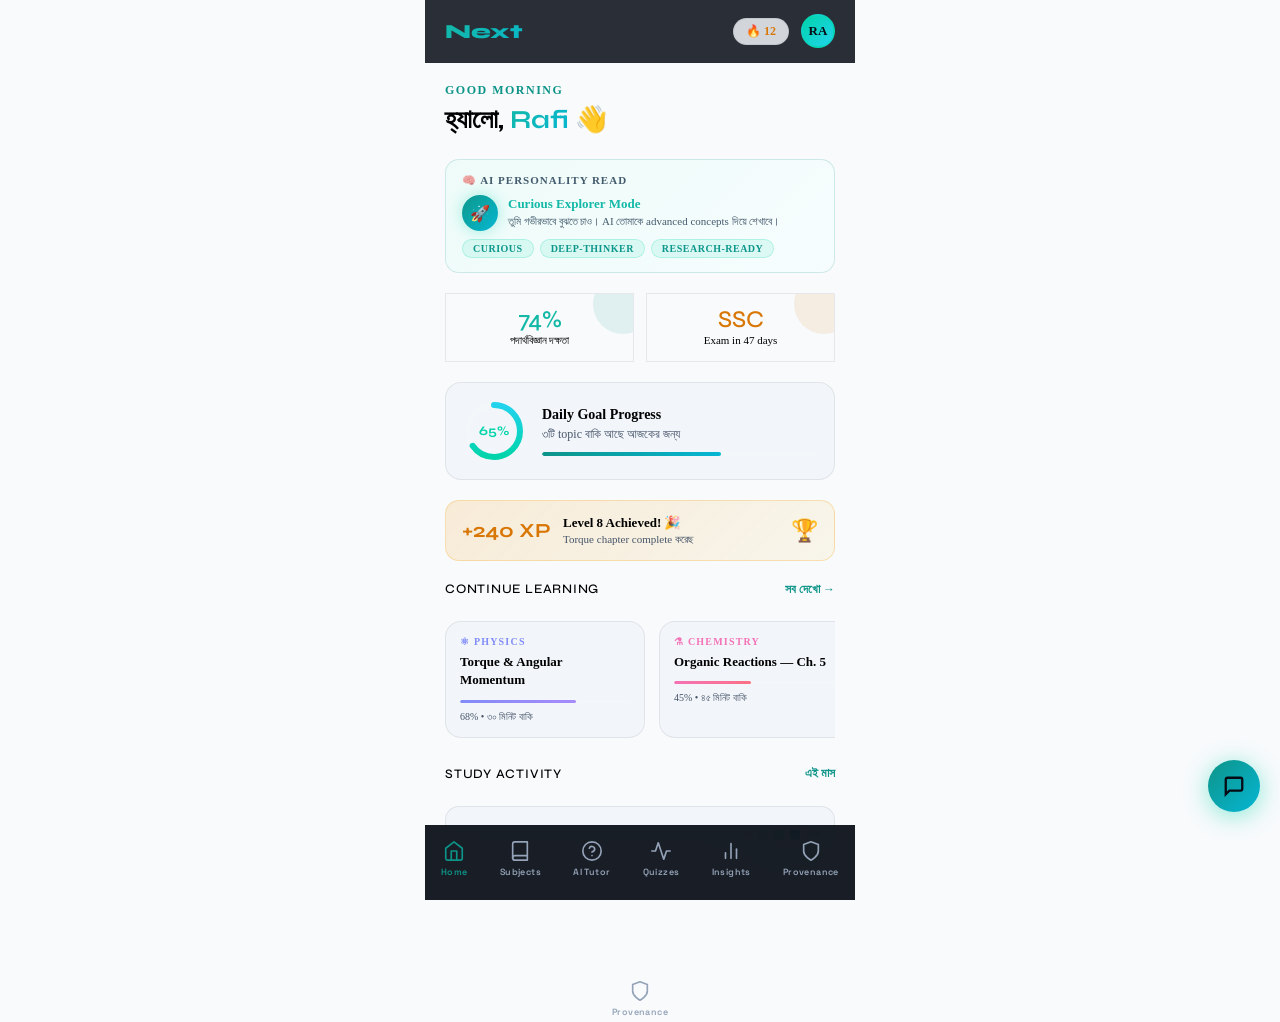
<file: index.html>
<!DOCTYPE html>
<html lang="bn">
<head>
  <meta charset="UTF-8">
  <meta name="viewport" content="width=device-width, initial-scale=1.0">
  <title>NextEdu — AI-Powered Learning</title>
  <link rel="preconnect" href="https://fonts.googleapis.com">
  <link href="https://fonts.googleapis.com/css2?family=Space+Grotesk:wght@300;400;500;600;700&family=Syne:wght@400;600;700;800&display=swap" rel="stylesheet">
  <link rel="stylesheet" href="css/base.css">
  <link rel="stylesheet" href="css/components.css">
  <link rel="stylesheet" href="css/screens.css">
  <link rel="stylesheet" href="css/provenance.css">
</head>
<body>
<div class="app" id="app">

  <!-- Floating particles background -->
  
  
        
<style>
  * { box-sizing: border-box; margin: 0; padding: 0; }
  body { font-family: var(--font-sans); color: var(--color-text-primary); }
  .prov-root { padding: 1.5rem 0; }
  .section { margin-bottom: 2rem; }
  .section-header { display: flex; align-items: center; gap: 8px; margin-bottom: 1rem; padding-bottom: 0.5rem; border-bottom: 0.5px solid var(--color-border-tertiary); }
  .section-title { font-size: 13px; font-weight: 500; color: var(--color-text-secondary); letter-spacing: 0.06em; text-transform: uppercase; }
  .badge { font-size: 11px; padding: 2px 8px; border-radius: 20px; font-weight: 500; }
  .badge-judge { background: #EEEDFE; color: #3C3489; }
  .badge-team { background: #E1F5EE; color: #085041; }
  .card { background: var(--color-background-primary); border: 0.5px solid var(--color-border-tertiary); border-radius: var(--border-radius-lg); padding: 1.25rem; margin-bottom: 0.75rem; }
  .field-grid { display: grid; grid-template-columns: 1fr 1fr; gap: 1rem; }
  .field-group { display: flex; flex-direction: column; gap: 6px; }
  .field-label { font-size: 12px; color: var(--color-text-secondary); font-weight: 500; display: flex; align-items: center; gap: 5px; }
  .tag-list { display: flex; flex-wrap: wrap; gap: 6px; min-height: 32px; }
  .tag { background: var(--color-background-secondary); border: 0.5px solid var(--color-border-tertiary); border-radius: 20px; padding: 4px 12px; font-size: 12px; color: var(--color-text-primary); display: flex; align-items: center; gap: 5px; }
  .tag .remove { cursor: pointer; color: var(--color-text-tertiary); font-size: 14px; line-height: 1; }
  .tag .remove:hover { color: var(--color-text-danger); }
  .tag-input-wrap { display: flex; gap: 6px; margin-top: 6px; }
  .tag-input-wrap input { flex: 1; font-size: 13px; padding: 6px 10px; border: 0.5px solid var(--color-border-secondary); border-radius: var(--border-radius-md); background: var(--color-background-primary); color: var(--color-text-primary); outline: none; }
  .tag-input-wrap input:focus { border-color: #818cf8; }
  .tag-input-wrap button { font-size: 12px; padding: 6px 12px; border: 0.5px solid var(--color-border-secondary); border-radius: var(--border-radius-md); background: var(--color-background-secondary); color: var(--color-text-primary); cursor: pointer; white-space: nowrap; }
  .tag-input-wrap button:hover { background: var(--color-background-tertiary); }
  textarea { width: 100%; font-size: 13px; padding: 10px 12px; border: 0.5px solid var(--color-border-secondary); border-radius: var(--border-radius-md); background: var(--color-background-primary); color: var(--color-text-primary); outline: none; resize: vertical; font-family: var(--font-sans); line-height: 1.6; min-height: 80px; }
  textarea:focus { border-color: #818cf8; }
  select { width: 100%; font-size: 13px; padding: 8px 10px; border: 0.5px solid var(--color-border-secondary); border-radius: var(--border-radius-md); background: var(--color-background-primary); color: var(--color-text-primary); outline: none; cursor: pointer; }
  select:focus { border-color: #818cf8; }
  .rai-score-wrap { display: flex; align-items: center; gap: 12px; margin-top: 8px; }
  .rai-bar-bg { flex: 1; height: 6px; background: var(--color-background-secondary); border-radius: 99px; overflow: hidden; }
  .rai-bar-fill { height: 100%; border-radius: 99px; transition: width 0.5s ease; }
  .rai-score-num { font-size: 22px; font-weight: 500; min-width: 42px; text-align: right; }
  .mcp-row { display: grid; grid-template-columns: 1fr 1fr; gap: 8px; margin-bottom: 8px; }
  .mcp-row input { font-size: 13px; padding: 7px 10px; border: 0.5px solid var(--color-border-secondary); border-radius: var(--border-radius-md); background: var(--color-background-primary); color: var(--color-text-primary); outline: none; }
  .mcp-row input:focus { border-color: #818cf8; }
  .add-btn { font-size: 12px; padding: 6px 12px; border: 0.5px solid var(--color-border-secondary); border-radius: var(--border-radius-md); background: var(--color-background-secondary); color: var(--color-text-primary); cursor: pointer; display: flex; align-items: center; gap: 5px; }
  .add-btn:hover { background: var(--color-background-tertiary); }
  .prompt-card { background: var(--color-background-secondary); border: 0.5px solid var(--color-border-tertiary); border-radius: var(--border-radius-md); padding: 12px 14px; margin-bottom: 8px; }
  .prompt-meta { display: flex; align-items: center; justify-content: space-between; margin-bottom: 6px; }
  .prompt-title { font-size: 13px; font-weight: 500; }
  .prompt-type-badge { font-size: 10px; padding: 2px 8px; border-radius: 20px; font-weight: 500; }
  .prompt-content-preview { font-size: 12px; color: var(--color-text-secondary); font-family: var(--font-mono); line-height: 1.5; white-space: nowrap; overflow: hidden; text-overflow: ellipsis; }
  .active-dot { width: 7px; height: 7px; border-radius: 50%; background: #1D9E75; display: inline-block; margin-right: 4px; }
  .save-btn { width: 100%; padding: 12px; border: none; border-radius: var(--border-radius-md); background: #818cf8; color: white; font-size: 14px; font-weight: 500; cursor: pointer; display: flex; align-items: center; justify-content: center; gap: 8px; transition: background 0.2s, transform 0.1s; }
  .save-btn:hover { background: #6d75e0; }
  .save-btn:active { transform: scale(0.99); }
  .save-btn:disabled { background: var(--color-background-secondary); color: var(--color-text-tertiary); cursor: not-allowed; }
  .toast { position: fixed; bottom: 20px; right: 20px; background: #1D9E75; color: white; border-radius: var(--border-radius-md); padding: 10px 18px; font-size: 13px; font-weight: 500; display: flex; align-items: center; gap: 8px; opacity: 0; transform: translateY(8px); transition: all 0.3s; z-index: 999; pointer-events: none; }
  .toast.show { opacity: 1; transform: translateY(0); }
  .audit-row { display: flex; align-items: flex-start; gap: 12px; padding: 10px 0; border-bottom: 0.5px solid var(--color-border-tertiary); font-size: 13px; }
  .audit-row:last-child { border-bottom: none; }
  .audit-action { font-weight: 500; min-width: 140px; color: var(--color-text-primary); }
  .audit-detail { color: var(--color-text-secondary); flex: 1; }
  .audit-time { color: var(--color-text-tertiary); font-size: 11px; white-space: nowrap; }
  .perm-row { display: flex; align-items: center; gap: 8px; margin-bottom: 6px; }
  .perm-row input { flex: 1; font-size: 13px; padding: 7px 10px; border: 0.5px solid var(--color-border-secondary); border-radius: var(--border-radius-md); background: var(--color-background-primary); color: var(--color-text-primary); outline: none; }
  .perm-toggle { position: relative; width: 36px; height: 20px; flex-shrink: 0; }
  .perm-toggle input { opacity: 0; width: 0; height: 0; }
  .perm-slider { position: absolute; inset: 0; background: var(--color-background-secondary); border-radius: 20px; cursor: pointer; border: 0.5px solid var(--color-border-secondary); transition: 0.2s; }
  .perm-slider::after { content: ''; position: absolute; width: 14px; height: 14px; background: white; border-radius: 50%; top: 2px; left: 2px; transition: 0.2s; }
  .perm-toggle input:checked + .perm-slider { background: #818cf8; border-color: #818cf8; }
  .perm-toggle input:checked + .perm-slider::after { transform: translateX(16px); }
  .stat-row { display: grid; grid-template-columns: repeat(3, 1fr); gap: 10px; margin-bottom: 1rem; }
  .stat-card { background: var(--color-background-secondary); border-radius: var(--border-radius-md); padding: 14px; text-align: center; }
  .stat-num { font-size: 24px; font-weight: 500; color: var(--color-text-primary); }
  .stat-label { font-size: 11px; color: var(--color-text-secondary); margin-top: 2px; }
  .section-tabs { display: flex; gap: 0; border-bottom: 0.5px solid var(--color-border-tertiary); margin-bottom: 1.5rem; }
  .tab-btn { padding: 10px 18px; font-size: 13px; font-weight: 500; border: none; background: none; color: var(--color-text-secondary); cursor: pointer; border-bottom: 2px solid transparent; margin-bottom: -0.5px; transition: all 0.15s; }
  .tab-btn.active { color: #818cf8; border-bottom-color: #818cf8; }
  .tab-panel { display: none; }
  .tab-panel.active { display: block; }
  .connecting { display: flex; align-items: center; gap: 8px; font-size: 13px; color: var(--color-text-secondary); padding: 1rem; }
  .spin { width: 14px; height: 14px; border: 2px solid var(--color-border-tertiary); border-top-color: #818cf8; border-radius: 50%; animation: spin 0.8s linear infinite; }
  @keyframes spin { to { transform: rotate(360deg); } }
  .supabase-chip { display: inline-flex; align-items: center; gap: 5px; font-size: 11px; color: #1D9E75; background: #E1F5EE; border-radius: 20px; padding: 3px 10px; font-weight: 500; }
</style>
<div class="screen" id="screen-provenance" style="display: none; width: 100%;">
  <div class="prov-root">
    <h2 class="sr-only">Provenance Transparency and Auditability dashboard for NextEdu</h2>

    <div style="display:flex; align-items:center; justify-content:space-between; margin-bottom:1.5rem; padding: 0 10px;">
      <div>
        <p style="font-size:18px; font-weight:600; color: var(--text1);">Provenance & Transparency</p>
        <p style="font-size:13px; color:var(--text2); margin-top:2px;">Track data sources, AI models, and responsible AI practices</p>
      </div>
      <span class="supabase-chip"><i class="ti ti-database" style="font-size:13px;" aria-hidden="true"></i> Supabase</span>
    </div>

    <div id="loading-state" class="connecting"><div class="spin"></div> Connecting to Supabase...</div>

    <div id="prov-dashboard-content" style="display:none; padding: 0 10px;">
      <div class="stat-row">
        <div class="stat-card">
          <div class="stat-num" id="stat-sources">0</div>
          <div class="stat-label">Data sources</div>
        </div>
        <div class="stat-card">
          <div class="stat-num" id="stat-models">0</div>
          <div class="stat-label">AI models</div>
        </div>
        <div class="stat-card">
          <div class="stat-num" id="stat-rai" style="color:#818cf8;">0</div>
          <div class="stat-label">RAI score</div>
        </div>
      </div>

      <div class="section-tabs">
        <button class="tab-btn active" onclick="switchTab('data')">Data & AI</button>
        <button class="tab-btn" onclick="switchTab('tooling')">Tooling & IDE</button>
        <button class="tab-btn" onclick="switchTab('mcp')">MCP Usage</button>
        <button class="tab-btn" onclick="switchTab('prompts')">Prompt Library</button>
        <button class="tab-btn" onclick="switchTab('audit')">Audit Log</button>
      </div>
    <!-- DATA & AI TAB -->
    <div class="tab-panel active" id="tab-data">
      <div class="section-header">
        <i class="ti ti-database" aria-hidden="true" style="font-size:16px; color:#818cf8;"></i>
        <span class="section-title">Data sources</span>
        <span class="badge badge-judge">Judge + Admin</span>
      </div>
      <div class="card">
        <div class="field-group">
          <div class="field-label"><i class="ti ti-server" aria-hidden="true"></i> APIs, datasets, scraped data...</div>
          <div class="tag-list" id="sources-list"></div>
          <div class="tag-input-wrap">
            <input type="text" id="source-input" placeholder="e.g. NCTB Dataset, OpenAlex API..." />
            <button onclick="addTag('sources')"><i class="ti ti-plus" aria-hidden="true"></i> Add</button>
          </div>
        </div>
      </div>

      <div class="section-header" style="margin-top:1.5rem;">
        <i class="ti ti-brain" aria-hidden="true" style="font-size:16px; color:#818cf8;"></i>
        <span class="section-title">AI models</span>
        <span class="badge badge-judge">Judge + Admin</span>
      </div>
      <div class="card">
        <div class="field-group">
          <div class="field-label"><i class="ti ti-cpu" aria-hidden="true"></i> Models used in this project</div>
          <div class="tag-list" id="models-list"></div>
          <div class="tag-input-wrap">
            <input type="text" id="model-input" placeholder="e.g. claude-sonnet-4-20250514..." />
            <button onclick="addTag('models')"><i class="ti ti-plus" aria-hidden="true"></i> Add</button>
          </div>
        </div>
      </div>

      <div class="section-header" style="margin-top:1.5rem;">
        <i class="ti ti-shield-check" aria-hidden="true" style="font-size:16px; color:#818cf8;"></i>
        <span class="section-title">Responsible AI practices</span>
        <span class="badge badge-judge">Judge + Admin</span>
      </div>
      <div class="card">
        <div class="field-group">
          <div class="field-label"><i class="ti ti-notes" aria-hidden="true"></i> Bias mitigation, transparency measures, fairness approaches</div>
          <textarea id="rai-text" placeholder="Describe your responsible AI practices..."></textarea>
          <div class="rai-score-wrap">
            <span style="font-size:12px; color:var(--color-text-secondary);">RAI score</span>
            <div class="rai-bar-bg"><div class="rai-bar-fill" id="rai-bar" style="width:0%; background:#818cf8;"></div></div>
            <span class="rai-score-num" id="rai-score-display" style="color:#818cf8;">0</span>
            <input type="range" min="0" max="100" value="0" id="rai-slider" style="width:80px;" oninput="updateRaiScore(this.value)" />
          </div>
        </div>
      </div>
    </div>

    <!-- TOOLING TAB -->
    <div class="tab-panel" id="tab-tooling">
      <div class="section-header">
        <i class="ti ti-tool" aria-hidden="true" style="font-size:16px; color:#1D9E75;"></i>
        <span class="section-title">Tooling & IDE</span>
        <span class="badge badge-team">Team only</span>
      </div>
      <div class="card">
        <div class="field-grid">
          <div class="field-group">
            <div class="field-label"><i class="ti ti-code" aria-hidden="true"></i> IDE / Editor</div>
            <select id="ide-select">
              <option value="">Select IDE...</option>
              <option value="VS Code">VS Code</option>
              <option value="Cursor">Cursor</option>
              <option value="JetBrains">JetBrains</option>
              <option value="Neovim">Neovim</option>
              <option value="Windsurf">Windsurf</option>
              <option value="Other">Other</option>
            </select>
          </div>
          <div class="field-group">
            <div class="field-label"><i class="ti ti-cloud-upload" aria-hidden="true"></i> Deployment method</div>
            <input type="text" id="deploy-input" placeholder="Vercel, AWS, Docker..." style="font-size:13px; padding:8px 10px; border:0.5px solid var(--color-border-secondary); border-radius:var(--border-radius-md); background:var(--color-background-primary); color:var(--color-text-primary); outline:none;" />
          </div>
        </div>

        <div class="field-group" style="margin-top:1rem;">
          <div class="field-label"><i class="ti ti-package" aria-hidden="true"></i> Frameworks & libraries</div>
          <div class="tag-list" id="frameworks-list"></div>
          <div class="tag-input-wrap">
            <input type="text" id="framework-input" placeholder="React, Supabase, LangChain..." />
            <button onclick="addTag('frameworks')"><i class="ti ti-plus" aria-hidden="true"></i> Add</button>
          </div>
        </div>

        <div class="field-group" style="margin-top:1rem;">
          <div class="field-label"><i class="ti ti-file-text" aria-hidden="true"></i> Context / memory files</div>
          <div class="tag-list" id="context-list"></div>
          <div class="tag-input-wrap">
            <input type="text" id="context-input" placeholder=".cursorrules, CLAUDE.md..." />
            <button onclick="addTag('context')"><i class="ti ti-plus" aria-hidden="true"></i> Add</button>
          </div>
        </div>
      </div>
    </div>

    <!-- MCP TAB -->
    <div class="tab-panel" id="tab-mcp">
      <div class="section-header">
        <i class="ti ti-plug" aria-hidden="true" style="font-size:16px; color:#f59e0b;"></i>
        <span class="section-title">MCP usage</span>
        <span class="badge badge-team">Team only</span>
      </div>

      <div class="card">
        <div class="field-label" style="margin-bottom:8px;"><i class="ti ti-server-2" aria-hidden="true"></i> MCP servers</div>
        <div id="mcp-servers-list"></div>
        <button class="add-btn" onclick="addMcpServer()"><i class="ti ti-plus" aria-hidden="true"></i> Add server</button>
      </div>

      <div class="card" style="margin-top:0.75rem;">
        <div class="field-group">
          <div class="field-label"><i class="ti ti-tools" aria-hidden="true"></i> Tools exposed via MCP</div>
          <div class="tag-list" id="tools-list"></div>
          <div class="tag-input-wrap">
            <input type="text" id="tool-input" placeholder="e.g. generate_quiz, search_nctb..." />
            <button onclick="addTag('tools')"><i class="ti ti-plus" aria-hidden="true"></i> Add</button>
          </div>
        </div>
      </div>

      <div class="card" style="margin-top:0.75rem;">
        <div class="field-label" style="margin-bottom:8px;"><i class="ti ti-lock" aria-hidden="true"></i> Permissions granted</div>
        <div id="permissions-list"></div>
        <button class="add-btn" onclick="addPermission()"><i class="ti ti-plus" aria-hidden="true"></i> Add permission</button>
      </div>
    </div>

    <!-- PROMPTS TAB -->
    <div class="tab-panel" id="tab-prompts">
      <div class="section-header">
        <i class="ti ti-message-code" aria-hidden="true" style="font-size:16px; color:#f472b6;"></i>
        <span class="section-title">Prompt library</span>
        <span class="badge badge-team">Team only</span>
      </div>
      <div id="prompts-list"></div>
      <button class="add-btn" onclick="openNewPrompt()" style="margin-top:0.5rem;"><i class="ti ti-plus" aria-hidden="true"></i> New prompt</button>
      <div id="new-prompt-form" style="display:none; margin-top:1rem;" class="card">
        <div class="field-group" style="gap:8px;">
          <input type="text" id="np-title" placeholder="Prompt title..." style="font-size:13px; padding:8px 10px; border:0.5px solid var(--color-border-secondary); border-radius:var(--border-radius-md); background:var(--color-background-primary); color:var(--color-text-primary); outline:none;" />
          <select id="np-type" style="font-size:13px; padding:8px 10px; border:0.5px solid var(--color-border-secondary); border-radius:var(--border-radius-md); background:var(--color-background-primary); color:var(--color-text-primary); outline:none;">
            <option value="system">System prompt</option>
            <option value="user">User prompt</option>
          </select>
          <textarea id="np-content" placeholder="Prompt content..." style="min-height:100px;"></textarea>
          <div style="display:flex; gap:8px; justify-content:flex-end;">
            <button onclick="cancelNewPrompt()" style="font-size:13px; padding:7px 14px; border:0.5px solid var(--color-border-secondary); border-radius:var(--border-radius-md); background:var(--color-background-secondary); color:var(--color-text-primary); cursor:pointer;">Cancel</button>
            <button onclick="saveNewPrompt()" style="font-size:13px; padding:7px 14px; border:none; border-radius:var(--border-radius-md); background:#818cf8; color:white; cursor:pointer; font-weight:500;">Save prompt</button>
          </div>
        </div>
      </div>
    </div>

    <!-- AUDIT TAB -->
    <div class="tab-panel" id="tab-audit">
      <div class="section-header">
        <i class="ti ti-history" aria-hidden="true" style="font-size:16px; color:var(--color-text-secondary);"></i>
        <span class="section-title">Audit log</span>
      </div>
      <div class="card">
        <div id="audit-list"><div class="connecting"><div class="spin"></div> Loading audit log...</div></div>
      </div>
    </div>

    <div style="margin-top:2rem;">
      <button class="save-btn" id="save-btn" onclick="saveProvenance()">
        <i class="ti ti-device-floppy" aria-hidden="true"></i>
        Save provenance record
      </button>
    </div>
  </div>
</div>

<div class="toast" id="toast"></div>

<script>
const SUPABASE_URL = 'https://yrfwxfumkuowolshahte.supabase.co';
const SUPABASE_KEY = 'sb_publishable_w4WnMs3TJLBBLLTSmprZlg_elNiAtUU';
const USER_ID = 'de7835fd-93c2-474f-8014-0c957241ee06';

const state = {
  sources: [], models: [], frameworks: [], contextFiles: [],
  tools: [], mcpServers: [], permissions: [],
  raiText: '', raiScore: 0, ide: '', deployment: '',
  provenanceId: null, prompts: []
};

async function sbFetch(path, opts = {}) {
  const res = await fetch(`${SUPABASE_URL}/rest/v1/${path}`, {
    headers: {
      'apikey': SUPABASE_KEY,
      'Authorization': `Bearer ${SUPABASE_KEY}`,
      'Content-Type': 'application/json',
      'Prefer': opts.prefer || 'return=representation',
      ...opts.headers
    },
    ...opts
  });
  if (!res.ok) { const e = await res.text(); throw new Error(e); }
  return res.json().catch(() => null);
}

async function init() {
  try {
    const [prov, prompts, audit] = await Promise.all([
      sbFetch(`provenance?user_id=eq.${USER_ID}&limit=1`),
      sbFetch(`prompts?user_id=eq.${USER_ID}&order=created_at.desc`),
      sbFetch(`audit_log?user_id=eq.${USER_ID}&order=created_at.desc&limit=10`)
    ]);

    if (prov && prov.length) {
      const p = prov[0];
      state.provenanceId = p.id;
      state.sources = p.data_sources || [];
      state.models = p.ai_models || [];
      state.frameworks = p.frameworks || [];
      state.contextFiles = p.context_files || [];
      state.tools = p.tools_exposed || [];
      state.raiText = p.rai_practices || '';
      state.raiScore = p.rai_score || 0;
      state.ide = p.ide || '';
      state.deployment = p.deployment || '';
      state.mcpServers = Array.isArray(p.mcp_servers) ? p.mcp_servers : [];
      try { state.permissions = p.permissions ? Object.entries(p.permissions).map(([k,v]) => ({name:k,granted:v})) : []; } catch(e) { state.permissions = []; }
    } else {
      state.sources = ['NCTB Curriculum Dataset', 'OpenAlex API', 'Supabase DB'];
      state.models = ['claude-sonnet-4-20250514'];
      state.frameworks = ['React', 'Supabase', 'Next.js'];
      state.contextFiles = ['CLAUDE.md', '.cursorrules'];
      state.tools = ['generate_quiz', 'search_nctb'];
      state.raiScore = 72;
      state.raiText = 'Bias mitigation via diverse curriculum sources. Student data anonymized. No PII in AI prompts. Regular fairness audits on quiz generation.';
      state.ide = 'VS Code';
      state.deployment = 'Vercel';
      state.mcpServers = [{name:'NextEdu MCP', purpose:'Quiz generation & curriculum search'}];
      state.permissions = [{name:'read_curriculum', granted:true},{name:'generate_quiz', granted:true},{name:'execute_shell', granted:false}];
    }

    state.prompts = prompts || [];
    renderAll();
    renderAudit(audit || []);
    document.getElementById('loading-state').style.display = 'none';
    document.getElementById('main-content').style.display = 'block';
    updateStats();
  } catch(e) {
    document.getElementById('loading-state').innerHTML = `<i class="ti ti-alert-triangle" style="color:#D85A30;font-size:16px;"></i> <span style="color:var(--color-text-secondary); font-size:13px;">Connect your Supabase URL & key in the code to load live data. Showing demo state.</span>`;
    state.sources = ['NCTB Curriculum Dataset', 'OpenAlex API', 'Supabase DB'];
    state.models = ['claude-sonnet-4-20250514', 'text-embedding-3-small'];
    state.frameworks = ['React', 'Supabase', 'Next.js', 'Tailwind CSS'];
    state.contextFiles = ['CLAUDE.md', '.cursorrules'];
    state.tools = ['generate_quiz', 'search_nctb', 'fetch_profile'];
    state.raiScore = 72;
    state.raiText = 'Bias mitigation via diverse curriculum sources. Student data anonymized. No PII in AI prompts. Regular fairness audits on quiz generation.';
    state.ide = 'VS Code';
    state.deployment = 'Vercel';
    state.mcpServers = [{name:'NextEdu MCP', purpose:'Quiz generation & curriculum search'}];
    state.permissions = [{name:'read_curriculum', granted:true},{name:'generate_quiz', granted:true},{name:'execute_shell', granted:false}];
    state.prompts = [
      {id:'1', title:'Bangla Tutor System Prompt', type:'system', tag:'Production', is_active:true, content:'You are NextEdu AI tutor. Always respond in Bangla...'},
      {id:'2', title:'Quiz Generation Prompt', type:'user', tag:'Quiz Engine', is_active:false, content:'Generate {n} MCQ questions on topic "{topic}" for NCTB Class {class}...'},
      {id:'3', title:'Personality Detection Prompt', type:'system', tag:'Analytics', is_active:false, content:'Analyze the student last 10 interactions and classify learning style...'}
    ];
    renderAll();
    renderAudit([
      {action:'Provenance saved', detail:'Manual save by Rafi Ahmed', created_at: new Date(Date.now()-86400000*2).toISOString()},
      {action:'AI model updated', detail:'claude-sonnet-4 → claude-sonnet-4-20250514', created_at: new Date(Date.now()-86400000*3).toISOString()},
      {action:'MCP tool added', detail:'generate_quiz added to MCP server', created_at: new Date(Date.now()-86400000*5).toISOString()},
      {action:'Permission revoked', detail:'execute_shell removed — security review', created_at: new Date(Date.now()-86400000*7).toISOString()}
    ]);
    document.getElementById('loading-state').style.display = 'block';
    document.getElementById('main-content').style.display = 'block';
    updateStats();
  }
}

function renderAll() {
  renderTags('sources-list', state.sources, 'sources');
  renderTags('models-list', state.models, 'models');
  renderTags('frameworks-list', state.frameworks, 'frameworks');
  renderTags('context-list', state.contextFiles, 'contextFiles');
  renderTags('tools-list', state.tools, 'tools');
  document.getElementById('rai-text').value = state.raiText;
  document.getElementById('rai-slider').value = state.raiScore;
  document.getElementById('ide-select').value = state.ide;
  document.getElementById('deploy-input').value = state.deployment;
  updateRaiScore(state.raiScore);
  renderMcpServers();
  renderPermissions();
  renderPrompts();
}

function renderTags(containerId, arr, key) {
  const el = document.getElementById(containerId);
  if (!el) return;
  el.innerHTML = arr.map((t, i) =>
    `<span class="tag">${t}<span class="remove" onclick="removeTag('${key}', ${i})">×</span></span>`
  ).join('') || '<span style="font-size:12px; color:var(--color-text-tertiary);">None added yet</span>';
}

function addTag(key) {
  const inputMap = {sources:'source-input', models:'model-input', frameworks:'framework-input', contextFiles:'context-input', tools:'tool-input'};
  const containerMap = {sources:'sources-list', models:'models-list', frameworks:'frameworks-list', contextFiles:'context-list', tools:'tools-list'};
  const input = document.getElementById(inputMap[key]);
  const val = input.value.trim();
  if (!val) return;
  if (!state[key].includes(val)) { state[key].push(val); renderTags(containerMap[key], state[key], key); updateStats(); }
  input.value = '';
}

function removeTag(key, idx) {
  const containerMap = {sources:'sources-list', models:'models-list', frameworks:'frameworks-list', contextFiles:'context-list', tools:'tools-list'};
  state[key].splice(idx, 1);
  renderTags(containerMap[key], state[key], key);
  updateStats();
}

function updateRaiScore(val) {
  val = parseInt(val);
  state.raiScore = val;
  document.getElementById('rai-score-display').textContent = val;
  document.getElementById('rai-bar').style.width = val + '%';
  const color = val >= 70 ? '#1D9E75' : val >= 40 ? '#BA7517' : '#D85A30';
  document.getElementById('rai-bar').style.background = color;
  document.getElementById('rai-score-display').style.color = color;
  document.getElementById('stat-rai').style.color = color;
  document.getElementById('stat-rai').textContent = val;
}

function updateStats() {
  document.getElementById('stat-sources').textContent = state.sources.length;
  document.getElementById('stat-models').textContent = state.models.length;
}

function renderMcpServers() {
  const el = document.getElementById('mcp-servers-list');
  el.innerHTML = state.mcpServers.map((s, i) =>
    `<div class="mcp-row">
      <input type="text" placeholder="Server name" value="${s.name||''}" oninput="state.mcpServers[${i}].name=this.value" />
      <input type="text" placeholder="Purpose / description" value="${s.purpose||''}" oninput="state.mcpServers[${i}].purpose=this.value" />
    </div>`
  ).join('');
}

function addMcpServer() {
  state.mcpServers.push({name:'', purpose:''});
  renderMcpServers();
}

function renderPermissions() {
  const el = document.getElementById('permissions-list');
  el.innerHTML = state.permissions.map((p, i) =>
    `<div class="perm-row">
      <input type="text" value="${p.name}" placeholder="Permission name" oninput="state.permissions[${i}].name=this.value" />
      <label class="perm-toggle">
        <input type="checkbox" ${p.granted ? 'checked' : ''} onchange="state.permissions[${i}].granted=this.checked" />
        <span class="perm-slider"></span>
      </label>
      <span style="font-size:12px; min-width:50px; color:${p.granted ? '#1D9E75' : '#D85A30'}">${p.granted ? 'Granted' : 'Revoked'}</span>
    </div>`
  ).join('');
}

function addPermission() {
  state.permissions.push({name:'', granted:true});
  renderPermissions();
}

function renderPrompts() {
  const el = document.getElementById('prompts-list');
  const typeColors = {system:'#EEEDFE;color:#3C3489', user:'#E1F5EE;color:#085041'};
  el.innerHTML = state.prompts.map(p =>
    `<div class="prompt-card">
      <div class="prompt-meta">
        <div style="display:flex; align-items:center; gap:8px;">
          ${p.is_active ? '<span class="active-dot"></span>' : ''}
          <span class="prompt-title">${p.title}</span>
          <span class="prompt-type-badge" style="background:${typeColors[p.type]||'#F1EFE8;color:#5F5E5A'}">${p.type}</span>
          ${p.tag ? `<span class="badge" style="background:var(--color-background-secondary); color:var(--color-text-secondary);">${p.tag}</span>` : ''}
        </div>
        <span style="font-size:12px; color:var(--color-text-tertiary);">${p.is_active ? 'Active' : 'Inactive'}</span>
      </div>
      <div class="prompt-content-preview">${p.content}</div>
    </div>`
  ).join('') || '<p style="font-size:13px; color:var(--color-text-tertiary); padding:1rem 0;">No prompts recorded yet.</p>';
}

function openNewPrompt() { document.getElementById('new-prompt-form').style.display = 'block'; }
function cancelNewPrompt() { document.getElementById('new-prompt-form').style.display = 'none'; }

async function saveNewPrompt() {
  const title = document.getElementById('np-title').value.trim();
  const content = document.getElementById('np-content').value.trim();
  const type = document.getElementById('np-type').value;
  if (!title || !content) { showToast('Please fill title and content', 'warn'); return; }
  const newP = {user_id:USER_ID, title, content, type, is_active:false};
  try {
    const saved = await sbFetch('prompts', {method:'POST', body:JSON.stringify(newP)});
    state.prompts.unshift(saved[0]);
  } catch(e) {
    state.prompts.unshift({...newP, id: Date.now().toString()});
  }
  renderPrompts();
  cancelNewPrompt();
  document.getElementById('np-title').value = '';
  document.getElementById('np-content').value = '';
  showToast('Prompt saved');
}

function renderAudit(rows) {
  const el = document.getElementById('audit-list');
  const icons = {'Provenance saved':'ti-device-floppy','AI model updated':'ti-cpu','MCP tool added':'ti-plug','Permission revoked':'ti-lock-off'};
  el.innerHTML = rows.map(r => {
    const dt = new Date(r.created_at);
    const rel = timeAgo(dt);
    const icon = icons[r.action] || 'ti-history';
    return `<div class="audit-row">
      <i class="ti ${icon}" aria-hidden="true" style="font-size:15px; color:var(--color-text-tertiary); margin-top:1px;"></i>
      <span class="audit-action">${r.action}</span>
      <span class="audit-detail">${r.detail||''}</span>
      <span class="audit-time">${rel}</span>
    </div>`;
  }).join('') || '<p style="font-size:13px; color:var(--color-text-tertiary);">No audit records yet.</p>';
}

function timeAgo(d) {
  const s = Math.floor((Date.now() - d) / 1000);
  if (s < 60) return 'just now';
  if (s < 3600) return Math.floor(s/60) + 'm ago';
  if (s < 86400) return Math.floor(s/3600) + 'h ago';
  return Math.floor(s/86400) + 'd ago';
}

async function saveProvenance() {
  const btn = document.getElementById('save-btn');
  btn.disabled = true;
  btn.innerHTML = '<div class="spin"></div> Saving...';
  state.raiText = document.getElementById('rai-text').value;
  state.ide = document.getElementById('ide-select').value;
  state.deployment = document.getElementById('deploy-input').value;

  const permsObj = {};
  state.permissions.forEach(p => { if(p.name) permsObj[p.name] = p.granted; });

  const payload = {
    user_id: USER_ID,
    data_sources: state.sources,
    ai_models: state.models,
    frameworks: state.frameworks,
    context_files: state.contextFiles,
    tools_exposed: state.tools,
    rai_practices: state.raiText,
    rai_score: state.raiScore,
    ide: state.ide,
    deployment: state.deployment,
    mcp_servers: state.mcpServers,
    permissions: permsObj,
    updated_at: new Date().toISOString()
  };

  try {
    if (state.provenanceId) {
      await sbFetch(`provenance?id=eq.${state.provenanceId}`, {method:'PATCH', body:JSON.stringify(payload), prefer:'return=minimal'});
    } else {
      const res = await sbFetch('provenance', {method:'POST', body:JSON.stringify(payload)});
      if (res && res[0]) state.provenanceId = res[0].id;
    }
    await sbFetch('audit_log', {method:'POST', body:JSON.stringify({user_id:USER_ID, action:'Provenance saved', detail:`Saved by user — ${state.sources.length} sources, ${state.models.length} models, RAI score ${state.raiScore}`})});
    showToast('Saved to Supabase');
  } catch(e) {
    showToast('Demo mode — configure Supabase URL to persist', 'warn');
  }

  btn.disabled = false;
  btn.innerHTML = '<i class="ti ti-device-floppy" aria-hidden="true"></i> Save provenance record';
}

function showToast(msg, type) {
  const t = document.getElementById('toast');
  t.style.background = type === 'warn' ? '#BA7517' : '#1D9E75';
  t.innerHTML = `<i class="ti ti-${type==='warn'?'alert-triangle':'check'}" aria-hidden="true"></i> ${msg}`;
  t.classList.add('show');
  setTimeout(() => t.classList.remove('show'), 3000);
}

function switchTab(tab) {
  document.querySelectorAll('.tab-btn').forEach(b => b.classList.remove('active'));
  document.querySelectorAll('.tab-panel').forEach(p => p.classList.remove('active'));
  event.target.classList.add('active');
  document.getElementById('tab-' + tab).classList.add('active');
}

document.querySelectorAll('.tag-input-wrap input').forEach(inp => {
  inp.addEventListener('keydown', e => { if (e.key === 'Enter') { e.preventDefault(); inp.nextElementSibling.click(); } });
});

init();
</script>

      </div>
      
    </section>




  <!-- ═══════════════ HOME SCREEN ═══════════════ -->
  <div class="screen active" id="screen-home">
    <header class="header">
      <div class="logo">Next<span>Edu</span></div>
      <div class="header-right">
        <div class="streak-badge">🔥 12</div>
        <div class="avatar">RA</div>
      </div>
    </header>
    <main class="content">
      <section class="greeting">
        <div class="greeting-sub">Good Morning</div>
        <h1 class="greeting-name">হ্যালো, <span>Rafi</span> 👋</h1>
      </section>

      <div class="personality-bar">
        <div class="pb-label">🧠 AI Personality Read</div>
        <div class="pb-row">
          <div class="pb-orb">🚀</div>
          <div class="pb-text">
            <div class="pb-name">Curious Explorer Mode</div>
            <div class="pb-desc">তুমি গভীরভাবে বুঝতে চাও। AI তোমাকে advanced concepts দিয়ে শেখাবে।</div>
          </div>
        </div>
        <div class="pb-chips">
          <span class="pb-chip">CURIOUS</span>
          <span class="pb-chip">DEEP-THINKER</span>
          <span class="pb-chip">RESEARCH-READY</span>
        </div>
      </div>

      <div class="stats-row">
        <div class="stat-card teal">
          <div class="stat-num teal">74%</div>
          <div class="stat-label">পদার্থবিজ্ঞান দক্ষতা</div>
        </div>
        <div class="stat-card amber">
          <div class="stat-num amber">SSC</div>
          <div class="stat-label">Exam in 47 days</div>
        </div>
      </div>

      <div class="ring-card">
        <svg class="ring-svg" width="64" height="64" viewBox="0 0 64 64">
          <circle cx="32" cy="32" r="26" fill="none" stroke="rgba(255,255,255,.06)" stroke-width="6"/>
          <circle cx="32" cy="32" r="26" fill="none" stroke="url(#rg)" stroke-width="6"
            stroke-dasharray="163" stroke-dashoffset="57" stroke-linecap="round" transform="rotate(-90 32 32)"/>
          <defs>
            <linearGradient id="rg" x1="0%" y1="0%" x2="100%" y2="0%">
              <stop offset="0%" stop-color="#00d4aa"/>
              <stop offset="100%" stop-color="#22d3ee"/>
            </linearGradient>
          </defs>
          <text x="32" y="36" text-anchor="middle" fill="#00d4aa" font-size="13" font-weight="700" font-family="Syne,sans-serif">65%</text>
        </svg>
        <div class="ring-info">
          <div class="ring-title">Daily Goal Progress</div>
          <div class="ring-sub">৩টি topic বাকি আছে আজকের জন্য</div>
          <div class="ring-bar"><div class="ring-fill" style="width:65%"></div></div>
        </div>
      </div>

      <div class="level-banner">
        <div class="lb-xp">+240 XP</div>
        <div class="lb-text">
          <div class="lb-title">Level 8 Achieved! 🎉</div>
          <div class="lb-sub">Torque chapter complete করেছ</div>
        </div>
        <span style="font-size:22px">🏆</span>
      </div>

      <div class="section-header">
        <div class="section-title">Continue Learning</div>
        <div class="section-link" onclick="showScreen('subjects')">সব দেখো →</div>
      </div>
      <div class="continue-scroll">
        <div class="continue-card" onclick="showScreen('chapters')">
          <div class="cc-subj phy">⚛ PHYSICS</div>
          <div class="cc-title">Torque &amp; Angular Momentum</div>
          <div class="cc-progress"><div class="cc-fill phy" style="width:68%"></div></div>
          <div class="cc-meta">68% • ৩০ মিনিট বাকি</div>
        </div>
        <div class="continue-card">
          <div class="cc-subj chem">⚗ CHEMISTRY</div>
          <div class="cc-title">Organic Reactions — Ch. 5</div>
          <div class="cc-progress"><div class="cc-fill chem" style="width:45%"></div></div>
          <div class="cc-meta">45% • ৪৫ মিনিট বাকি</div>
        </div>
        <div class="continue-card">
          <div class="cc-subj math">∫ HIGHER MATH</div>
          <div class="cc-title">Integration by Parts</div>
          <div class="cc-progress"><div class="cc-fill math" style="width:20%"></div></div>
          <div class="cc-meta">20% • নতুন</div>
        </div>
      </div>

      <div class="section-header">
        <div class="section-title">Study Activity</div>
        <div class="section-link">এই মাস</div>
      </div>
      <div class="heatmap-wrap">
        <div class="heatmap-grid" id="heatmap"></div>
        <div class="heatmap-legend">
          <div class="hm-leg-cell" style="background:rgba(255,255,255,.06)"></div><span>কম</span>
          <div class="hm-leg-cell" style="background:rgba(0,212,170,.3)"></div>
          <div class="hm-leg-cell" style="background:rgba(0,212,170,.6)"></div>
          <div class="hm-leg-cell" style="background:var(--teal)"></div><span>বেশি</span>
        </div>
      </div>
    </main>
  </div>

  <!-- ═══════════════ SUBJECTS SCREEN ═══════════════ -->
  <div class="screen" id="screen-subjects">
    <header class="header">
      <div class="logo">Next<span>Edu</span></div>
      <div class="header-right"><div class="streak-badge">🔥 12</div></div>
    </header>
    <main class="content">
      <div class="page-intro">
        <div class="page-tag">Class 10 — NCTB</div>
        <h1 class="page-title">বিষয়সমূহ</h1>
        <p class="page-sub">তোমার সব বিষয় এক জায়গায়</p>
      </div>
      <div class="subject-grid">
        <div class="subj-card" onclick="showScreen('chapters')" style="border-color:rgba(129,140,248,.2)">
          <span class="ai-score">AI 92%</span>
          <span class="subj-icon">⚛️</span>
          <div class="subj-name">পদার্থবিজ্ঞান</div>
          <div class="subj-ch">14 chapter • Force, Optics...</div>
          <div class="subj-prog-row">
            <div class="subj-pct" style="color:#818cf8">68%</div>
            <div class="subj-bar"><div class="subj-fill" style="width:68%;background:linear-gradient(90deg,#818cf8,#a78bfa)"></div></div>
          </div>
        </div>
        <div class="subj-card" style="border-color:rgba(244,114,182,.2)">
          <span class="ai-score">AI 78%</span>
          <span class="subj-icon">⚗️</span>
          <div class="subj-name">রসায়নবিজ্ঞান</div>
          <div class="subj-ch">12 chapter • Organic, Acids...</div>
          <div class="subj-prog-row">
            <div class="subj-pct" style="color:#f472b6">45%</div>
            <div class="subj-bar"><div class="subj-fill" style="width:45%;background:linear-gradient(90deg,#f472b6,#fb7185)"></div></div>
          </div>
        </div>
        <div class="subj-card" style="border-color:rgba(0,212,170,.2)">
          <span class="ai-score">AI 85%</span>
          <span class="subj-icon">🧬</span>
          <div class="subj-name">জীববিজ্ঞান</div>
          <div class="subj-ch">11 chapter • Cell, Genetics...</div>
          <div class="subj-prog-row">
            <div class="subj-pct" style="color:var(--teal)">55%</div>
            <div class="subj-bar"><div class="subj-fill" style="width:55%;background:linear-gradient(90deg,var(--teal),var(--emerald))"></div></div>
          </div>
        </div>
        <div class="subj-card" style="border-color:rgba(245,158,11,.2)">
          <span class="ai-score">AI 71%</span>
          <span class="subj-icon">∫</span>
          <div class="subj-name">উচ্চতর গণিত</div>
          <div class="subj-ch">10 chapter • Calculus, Algebra...</div>
          <div class="subj-prog-row">
            <div class="subj-pct" style="color:var(--amber)">32%</div>
            <div class="subj-bar"><div class="subj-fill" style="width:32%;background:linear-gradient(90deg,var(--amber),#fbbf24)"></div></div>
          </div>
        </div>
        <div class="subj-card" style="border-color:rgba(34,211,238,.2)">
          <span class="ai-score">AI 90%</span>
          <span class="subj-icon">💻</span>
          <div class="subj-name">ICT</div>
          <div class="subj-ch">8 chapter • Programming...</div>
          <div class="subj-prog-row">
            <div class="subj-pct" style="color:var(--cyan)">80%</div>
            <div class="subj-bar"><div class="subj-fill" style="width:80%;background:linear-gradient(90deg,var(--cyan),#67e8f9)"></div></div>
          </div>
        </div>
        <div class="subj-card" style="border-color:rgba(251,191,36,.2)">
          <span class="ai-score">AI 88%</span>
          <span class="subj-icon">📖</span>
          <div class="subj-name">বাংলা</div>
          <div class="subj-ch">সাহিত্য, ব্যাকরণ, রচনা...</div>
          <div class="subj-prog-row">
            <div class="subj-pct" style="color:#fbbf24">72%</div>
            <div class="subj-bar"><div class="subj-fill" style="width:72%;background:linear-gradient(90deg,#fbbf24,#f59e0b)"></div></div>
          </div>
        </div>
      </div>
      <div class="section-header"><div class="section-title">⚠️ Weak Topics</div></div>
      <div class="weak-topics-box">
        <div class="weak-label">AI detected — revision দরকার</div>
        <div class="weak-item"><span>Organic Chemistry — Alkenes</span><span style="color:var(--coral)">38%</span></div>
        <div class="weak-item"><span>Integration Techniques</span><span style="color:var(--coral)">29%</span></div>
        <div class="weak-item"><span>Electromagnetic Induction</span><span style="color:var(--amber)">51%</span></div>
      </div>
    </main>
  </div>

  <!-- ═══════════════ CHAPTERS SCREEN ═══════════════ -->
  <div class="screen" id="screen-chapters">
    <header class="header">
      <div class="logo">⚛ Physics</div>
      <div class="header-right"><div class="streak-badge">Class 11</div></div>
    </header>
    <main class="content">
      <div class="back-btn" onclick="showScreen('subjects')">
        <svg viewBox="0 0 24 24"><polyline points="15 18 9 12 15 6"/></svg>
        বিষয়সমূহে ফিরুন
      </div>
      <h1 class="page-title">পদার্থবিজ্ঞান</h1>
      <p class="page-sub">NCTB Curriculum • Class 11-12</p>

      <div class="chapter-card" id="ch1">
        <div class="ch-header" onclick="toggleChapter('ch1')">
          <div class="ch-num" style="background:rgba(129,140,248,.15);color:#818cf8">01</div>
          <div class="ch-info">
            <div class="ch-title">ভৌত জগৎ ও পরিমাপ</div>
            <div class="ch-meta"><span>৬ topics</span><span>৯০ মিনিট</span></div>
          </div>
          <div class="ch-badges">
            <span class="badge easy">Easy</span>
            <svg class="ch-chevron" viewBox="0 0 24 24"><polyline points="9 18 15 12 9 6"/></svg>
          </div>
        </div>
        <div class="ch-topics">
          <div class="topic-item"><div class="ti-dot" style="background:#818cf8"></div><div class="ti-name">পদার্থবিজ্ঞানের পরিচিতি</div><div class="ti-time">15m</div></div>
          <div class="topic-item"><div class="ti-dot" style="background:#818cf8"></div><div class="ti-name">SI একক পদ্ধতি</div><div class="ti-time">20m</div></div>
        </div>
      </div>

      <div class="chapter-card open" id="ch2">
        <div class="ch-header" onclick="toggleChapter('ch2')">
          <div class="ch-num" style="background:rgba(0,212,170,.15);color:var(--teal)">05</div>
          <div class="ch-info">
            <div class="ch-title">বল ও গতি</div>
            <div class="ch-meta"><span>৮ topics</span><span>১৮০ মিনিট</span></div>
          </div>
          <div class="ch-badges">
            <span class="badge med">Medium</span>
            <svg class="ch-chevron open" viewBox="0 0 24 24"><polyline points="9 18 15 12 9 6"/></svg>
          </div>
        </div>
        <div class="ch-topics open">
          <div class="topic-item" onclick="showScreen('topic')">
            <div class="ti-dot"></div>
            <div class="ti-name active-topic">⚡ Torque (টর্ক)</div>
            <div class="ti-time active-time">Active</div>
          </div>
          <div class="topic-item"><div class="ti-dot"></div><div class="ti-name">Angular Momentum</div><div class="ti-time">25m</div></div>
        </div>
      </div>

      <div class="chapter-card" id="ch3">
        <div class="ch-header" onclick="toggleChapter('ch3')">
          <div class="ch-num" style="background:rgba(244,63,94,.1);color:var(--coral)">08</div>
          <div class="ch-info">
            <div class="ch-title">তরঙ্গ ও শব্দ</div>
            <div class="ch-meta"><span>৭ topics</span><span>১৫০ মিনিট</span></div>
          </div>
          <div class="ch-badges">
            <span class="badge hard">Hard</span>
            <svg class="ch-chevron" viewBox="0 0 24 24"><polyline points="9 18 15 12 9 6"/></svg>
          </div>
        </div>
        <div class="ch-topics"></div>
      </div>
    </main>
  </div>

  <!-- ═══════════════ TOPIC SCREEN ═══════════════ -->
  <div class="screen" id="screen-topic">
    <header class="header">
      <div style="font-size:12px;color:var(--text2)">Physics · Unit 4</div>
      <div class="header-right"><div class="streak-badge">65% done</div></div>
    </header>
    <main class="content">
      <div class="back-btn" onclick="showScreen('chapters')">
        <svg viewBox="0 0 24 24"><polyline points="15 18 9 12 15 6"/></svg>
        Chapter-এ ফিরুন
      </div>
      <div class="topic-hero">
        <div class="th-tag">⚡ Force &amp; Motion · Torque</div>
        <h1 class="th-title">Torque (টর্ক)</h1>
        <p class="th-bn">ঘূর্ণনের কারণ এবং এর প্রয়োগের মূল নীতি</p>
        <div class="formula-box">
          <div class="formula-latex">τ = r × F × sin θ</div>
          <div class="formula-label">The Mathematical Identity of Torque</div>
        </div>
        <div class="topic-stats">
          <div class="ts-item"><div class="ts-label">Magnitude</div><div class="ts-val">N·m</div></div>
          <div class="ts-divider"></div>
          <div class="ts-item"><div class="ts-label">Nature</div><div class="ts-val">Vector</div></div>
          <div class="ts-divider"></div>
          <div class="ts-item"><div class="ts-label">Dimension</div><div class="ts-val">ML²T⁻²</div></div>
        </div>
        <div class="hero-tags">
          <span class="hero-tag">📐 Geometry</span>
          <span class="hero-tag">⚙️ Mechanics</span>
          <span class="hero-tag">🔬 Real-life</span>
        </div>
      </div>

      <div class="depth-selector">
        <div class="ds-label">🎓 Learning Depth</div>
        <div class="ds-levels">
          <button class="ds-btn" onclick="setDepth(this,'class6')">Class 6-8</button>
          <button class="ds-btn active" onclick="setDepth(this,'hsc')">HSC</button>
          <button class="ds-btn" onclick="setDepth(this,'bsc')">BSc+</button>
          <button class="ds-btn" onclick="setDepth(this,'research')">Research</button>
        </div>
      </div>

      <div class="ai-panel">
        <div class="aip-header">
          <div class="ai-orb"><span style="font-size:16px">🤖</span></div>
          <div>
            <div class="aip-name">NextEdu AI Tutor</div>
            <div class="aip-mode">✦ Curious Explorer Mode</div>
          </div>
        </div>
        <div class="ai-bubble" id="ai-message">
          টর্ক হলো ঘূর্ণনের কারণ — ঠিক যেমন বল হলো রৈখিক গতির কারণ।
          <strong>τ = r × F</strong>। Door handle কেন দরজার প্রান্তে থাকে?
          কারণ r বড় হলে কম force দিয়েও বেশি torque পাওয়া যায়!
          <div class="typing"><span></span><span></span><span></span></div>
        </div>
        <div class="ai-action-btns">
          <button class="ai-btn" onclick="changeMode('child')">🧒 শিশুর মতো</button>
          <button class="ai-btn" onclick="changeMode('story')">📖 গল্পে বলো</button>
          <button class="ai-btn" onclick="changeMode('advanced')">🔬 PhD level</button>
        </div>
      </div>

      <div class="section-header"><div class="section-title">Deep Dive</div></div>
      <div class="subtopic-list">
        <div class="sub-item" onclick="showScreen('quiz')">
          <div class="sub-dot"></div>
          <div class="sub-text">
            <div class="sub-title">MCQ Quiz</div>
            <div class="sub-desc">Adaptive • IRT-based</div>
          </div>
          <span class="sub-arrow">›</span>
        </div>
      </div>
    </main>
  </div>

  <!-- ═══════════════ QUIZ SCREEN ═══════════════ -->
  <div class="screen" id="screen-quiz">
    <header class="header">
      <div style="font-size:13px;font-weight:600">Adaptive Quiz</div>
      <div class="header-right"><div class="streak-badge">Torque</div></div>
    </header>
    <main class="content">
      <div class="back-btn" onclick="showScreen('topic')">
        <svg viewBox="0 0 24 24"><polyline points="15 18 9 12 15 6"/></svg>
        Topic-এ ফিরুন
      </div>
      <div class="quiz-header">
        <div class="quiz-title">IRT Adaptive Quiz</div>
        <div class="quiz-sub">তোমার উত্তর অনুযায়ী প্রশ্ন কঠিন/সহজ হবে</div>
        <div class="theta-bar">
          <div class="theta-label">AI Ability Estimate (θ)</div>
          <div class="theta-row">
            <div class="theta-num" id="theta-num">0.8</div>
            <div class="theta-track-wrap">
              <div class="theta-track"><div class="theta-fill" id="theta-fill" style="width:65%"></div></div>
            </div>
            <div style="font-size:11px;color:var(--text2)">Max: 3.0</div>
          </div>
        </div>
      </div>
      <div class="q-card">
        <div class="q-num">Question 2 · Medium</div>
        <div class="q-text">একটি door-এর hinge থেকে ০.৮ m দূরে ৫০ N বল ৯০° কোণে প্রয়োগ করলে torque কত হবে?</div>
        <div class="q-options" id="q-options">
          <div class="q-opt" onclick="selectAnswer(this,false)"><div class="opt-letter">A</div>35 N·m</div>
          <div class="q-opt" onclick="selectAnswer(this,true)"><div class="opt-letter">B</div>40 N·m — τ = 0.8 × 50 × sin90° = 40</div>
          <div class="q-opt" onclick="selectAnswer(this,false)"><div class="opt-letter">C</div>25 N·m</div>
          <div class="q-opt" onclick="selectAnswer(this,false)"><div class="opt-letter">D</div>62.5 N·m</div>
        </div>
      </div>
    </main>
  </div>

  <!-- ═══════════════ AI TUTOR SCREEN ═══════════════ -->
  <div class="screen" id="screen-ai">
    <header class="header">
      <div class="logo">AI Tutor</div>
      <div class="header-right"><div class="streak-badge">Bangla RAG</div></div>
    </header>
    <main class="content">
      <div class="search-hero">
        <h2 class="sh-title">বাংলায় জিজ্ঞেস করো 🇧🇩</h2>
        <p class="sh-sub">NCTB পাঠ্যপুস্তক + অ্যাডভান্সড কনটেন্ট</p>
      </div>
      <div class="search-box">
        <svg class="sb-icon" width="18" height="18" viewBox="0 0 24 24" fill="none" stroke="currentColor" stroke-width="2">
          <circle cx="11" cy="11" r="8"/><path d="m21 21-4.35-4.35"/>
        </svg>
        <input class="sb-input" id="search-input"
          placeholder="যেকোনো প্রশ্ন বাংলায় লিখুন..."
          onkeypress="handleSearch(event)">
      </div>
      <div class="chat-messages" id="chat-messages">
        <div class="msg user"><div class="msg-bubble">Torque এবং Force-এর মধ্যে পার্থক্য কী?</div></div>
        <div class="msg ai">
          <div class="msg-bubble">Force হলো linear motion-এর কারণ (F = ma), কিন্তু Torque হলো rotational motion-এর কারণ (τ = Iα)।<br><br>Mathematically: <strong>τ = r × F</strong> (cross product)।</div>
          <div class="msg-cite">
            <svg width="12" height="12" viewBox="0 0 24 24" fill="none" stroke="currentColor" stroke-width="2"><path d="M14 2H6a2 2 0 0 0-2 2v16a2 2 0 0 0 2 2h12a2 2 0 0 0 2-2V8z"/></svg>
            Source: NCTB Physics Ch.5
          </div>
        </div>
      </div>
    </main>
  </div>

  <!-- ═══════════════ INSIGHTS SCREEN ═══════════════ -->
  <div class="screen" id="screen-insights">
    <header class="header">
      <div class="logo">AI Insights</div>
      <div class="header-right"><div class="streak-badge">May 2026</div></div>
    </header>
    <main class="content">
      <div class="page-intro">
        <div class="page-tag">AI-Powered Analytics</div>
        <h1 class="page-title">তোমার Performance</h1>
      </div>
      <div class="ins-row">
        <div class="ins-card"><div class="ins-label">Predicted SSC</div><div class="ins-val up">A+</div><div class="ins-trend up">↑ Last month: A</div></div>
        <div class="ins-card"><div class="ins-label">Study Streak</div><div class="ins-val up">12 days</div><div class="ins-trend up">Personal best!</div></div>
        <div class="ins-card"><div class="ins-label">Weak Spots</div><div class="ins-val warn">3</div><div class="ins-trend warn">Needs attention</div></div>
        <div class="ins-card"><div class="ins-label">AI Confidence</div><div class="ins-val up">84%</div><div class="ins-trend up">↑ 6% this week</div></div>
      </div>
      <div class="radar-card">
        <div class="section-title" style="margin-bottom:14px">📡 Subject Mastery Radar</div>
        <svg width="220" height="220" viewBox="0 0 220 220" style="display:block;margin:0 auto">
          <g transform="translate(110,110)">
            <polygon points="0,-80 69,-41 69,41 0,80 -69,41 -69,-41" fill="none" stroke="rgba(255,255,255,.06)" stroke-width="1"/>
            <polygon points="0,-60 52,-30 52,30 0,60 -52,30 -52,-30" fill="none" stroke="rgba(255,255,255,.06)" stroke-width="1"/>
            <polygon points="0,-40 35,-20 35,20 0,40 -35,20 -35,-20" fill="none" stroke="rgba(255,255,255,.06)" stroke-width="1"/>
            <line x1="0" y1="0" x2="0" y2="-80" stroke="rgba(255,255,255,.08)" stroke-width="1"/>
            <line x1="0" y1="0" x2="69" y2="-41" stroke="rgba(255,255,255,.08)" stroke-width="1"/>
            <line x1="0" y1="0" x2="69" y2="41" stroke="rgba(255,255,255,.08)" stroke-width="1"/>
            <line x1="0" y1="0" x2="0" y2="80" stroke="rgba(255,255,255,.08)" stroke-width="1"/>
            <line x1="0" y1="0" x2="-69" y2="41" stroke="rgba(255,255,255,.08)" stroke-width="1"/>
            <line x1="0" y1="0" x2="-69" y2="-41" stroke="rgba(255,255,255,.08)" stroke-width="1"/>
            <polygon points="0,-57 48,-27 45,29 0,48 -36,24 -48,-28" fill="rgba(0,212,170,.15)" stroke="#00d4aa" stroke-width="1.5"/>
            <text x="0" y="-90" text-anchor="middle" fill="#8b9ab5" font-size="10" font-family="Space Grotesk">Physics</text>
            <text x="82" y="-45" fill="#8b9ab5" font-size="10" font-family="Space Grotesk">Chemistry</text>
            <text x="76" y="55" fill="#8b9ab5" font-size="10" font-family="Space Grotesk">Biology</text>
            <text x="0" y="97" text-anchor="middle" fill="#8b9ab5" font-size="10" font-family="Space Grotesk">Math</text>
            <text x="-118" y="55" fill="#8b9ab5" font-size="10" font-family="Space Grotesk">Bangla</text>
            <text x="-110" y="-40" fill="#8b9ab5" font-size="10" font-family="Space Grotesk">English</text>
          </g>
        </svg>
      </div>
    </main>
  </div>

  <!-- ═══════════════ PROVENANCE SCREEN ═══════════════ -->
  <div class="screen" id="screen-provenance">
    <header class="header">
      <div class="logo prov-logo">Next<span>Provenance</span></div>
      <div class="header-right"><div class="streak-badge prov-badge">v2.4.1</div></div>
    </header>
    <main class="content">
      <div class="prov-hero">
        <div class="prov-tag">🔍 Build Provenance</div>
        <h1 class="prov-title">Transparency &amp; Auditability</h1>
        <p class="prov-sub">Document your data sources, AI models, responsible practices, tooling, and MCP usage — all in one auditable place. AI-powered suggestions built in.</p>
      </div>

      <div class="prov-tabs" id="prov-tabs">
        <button class="ptab active" onclick="switchProvTab('data',this)">📊 Data &amp; AI</button>
        <button class="ptab" onclick="switchProvTab('tooling',this)">🛠 Tooling</button>
        <button class="ptab" onclick="switchProvTab('mcp',this)">⚡ MCP Usage</button>
        <button class="ptab" onclick="switchProvTab('prompts',this)">📝 Prompts</button>
        <button class="ptab" onclick="switchProvTab('rai',this)">🛡 Responsible AI</button>
      </div>

      <!-- DATA & AI TAB -->
      <div class="prov-section active" id="ptab-data">
        <div class="prov-card">
          <div class="pc-header">
            <div class="pc-icon" style="background:rgba(0,212,170,.12)">📡</div>
            <div><div class="pc-title">Data Sources</div><div class="pc-sub">APIs, datasets, scraped data</div></div>
            <div class="pc-badge judge">Judge + Admin</div>
          </div>
          <div class="prov-field-label">List data sources used</div>
          <div class="tag-input-wrap" id="datasource-wrap" onclick="focusTagInput('datasource-input')">
            <div class="tag-chip">NCTB Textbook PDF<span class="remove-tag" onclick="removeTag(this)">✕</span></div>
            <div class="tag-chip">Bangla Wikipedia API<span class="remove-tag" onclick="removeTag(this)">✕</span></div>
            <div class="tag-chip">SSC Board Questions DB<span class="remove-tag" onclick="removeTag(this)">✕</span></div>
            <input class="tag-input-ghost" id="datasource-input" placeholder="Type and press Enter..." onkeydown="addTag(event,'datasource-wrap')">
          </div>
          <button class="ai-suggest-btn" onclick="aiSuggest(this,'datasources')">
            <svg class="ai-spark" viewBox="0 0 24 24" fill="none" stroke="currentColor" stroke-width="2"><polygon points="13 2 3 14 12 14 11 22 21 10 12 10 13 2"/></svg>
            AI: Suggest missing data sources for an EdTech app
          </button>
          <div class="ai-response-box" id="ai-datasources"></div>
        </div>

        <div class="prov-card">
          <div class="pc-header">
            <div class="pc-icon" style="background:rgba(129,140,248,.12)">🤖</div>
            <div><div class="pc-title">AI Models Used</div><div class="pc-sub">LLMs, embeddings, classifiers</div></div>
            <div class="pc-badge judge">Judge + Admin</div>
          </div>
          <div class="prov-field-label">Models (type + Enter to add)</div>
          <div class="tag-input-wrap" id="aimodel-wrap" onclick="focusTagInput('aimodel-input')">
            <div class="tag-chip purple">claude-sonnet-4-20250514<span class="remove-tag" onclick="removeTag(this)">✕</span></div>
            <div class="tag-chip purple">text-embedding-3-small<span class="remove-tag" onclick="removeTag(this)">✕</span></div>
            <input class="tag-input-ghost" id="aimodel-input" placeholder="Add model name..." onkeydown="addTag(event,'aimodel-wrap')">
          </div>
          <button class="ai-suggest-btn" onclick="aiSuggest(this,'aimodels')">
            <svg class="ai-spark" viewBox="0 0 24 24" fill="none" stroke="currentColor" stroke-width="2"><polygon points="13 2 3 14 12 14 11 22 21 10 12 10 13 2"/></svg>
            AI: Analyze model choices &amp; suggest alternatives
          </button>
          <div class="ai-response-box" id="ai-aimodels"></div>
        </div>
      </div>

      <!-- TOOLING TAB -->
      <div class="prov-section" id="ptab-tooling">
        <div class="prov-card">
          <div class="pc-header">
            <div class="pc-icon" style="background:rgba(0,212,170,.1)">💻</div>
            <div><div class="pc-title">IDE / Editor</div><div class="pc-sub">Development environment</div></div>
            <div class="pc-badge team">Team Only</div>
          </div>
          <div class="prov-field-label">Select IDE</div>
          <select class="prov-select" id="ide-select">
            <option value="">Select IDE...</option>
            <option value="cursor" selected>Cursor</option>
            <option value="vscode">VS Code</option>
            <option value="windsurf">Windsurf</option>
            <option value="neovim">Neovim</option>
            <option value="webstorm">WebStorm</option>
            <option value="other">Other</option>
          </select>
        </div>
        <div class="prov-card">
          <div class="pc-header">
            <div class="pc-icon" style="background:rgba(245,158,11,.1)">🚀</div>
            <div><div class="pc-title">Deployment Method</div><div class="pc-sub">How the app is deployed</div></div>
            <div class="pc-badge team">Team Only</div>
          </div>
          <div class="prov-field-label">Deployment platform</div>
          <select class="prov-select">
            <option value="">Select deployment...</option>
            <option value="vercel" selected>Vercel</option>
            <option value="aws">AWS</option>
            <option value="docker">Docker</option>
            <option value="railway">Railway</option>
            <option value="gcp">Google Cloud</option>
            <option value="azure">Azure</option>
          </select>
        </div>
        <div class="prov-card">
          <div class="pc-header">
            <div class="pc-icon" style="background:rgba(34,211,238,.1)">📦</div>
            <div><div class="pc-title">Frameworks &amp; Libraries</div><div class="pc-sub">Tech stack used</div></div>
            <div class="pc-badge team">Team Only</div>
          </div>
          <div class="prov-field-label">Add frameworks</div>
          <div class="tag-input-wrap" id="framework-wrap" onclick="focusTagInput('framework-input')">
            <div class="tag-chip cyan">React<span class="remove-tag" onclick="removeTag(this)">✕</span></div>
            <div class="tag-chip cyan">LangChain<span class="remove-tag" onclick="removeTag(this)">✕</span></div>
            <div class="tag-chip cyan">Supabase<span class="remove-tag" onclick="removeTag(this)">✕</span></div>
            <input class="tag-input-ghost" id="framework-input" placeholder="React, TensorFlow, LangChain..." onkeydown="addTagStyled(event,'framework-wrap','cyan')">
          </div>
        </div>
        <div class="prov-card">
          <div class="pc-header">
            <div class="pc-icon" style="background:rgba(244,114,182,.1)">📋</div>
            <div><div class="pc-title">Context / Memory Files</div><div class="pc-sub">.cursorrules, CLAUDE.md, etc.</div></div>
            <div class="pc-badge team">Team Only</div>
          </div>
          <div class="prov-field-label">File names used</div>
          <div class="tag-input-wrap" id="ctx-wrap" onclick="focusTagInput('ctx-input')">
            <div class="tag-chip pink">.cursorrules<span class="remove-tag" onclick="removeTag(this)">✕</span></div>
            <div class="tag-chip pink">CLAUDE.md<span class="remove-tag" onclick="removeTag(this)">✕</span></div>
            <input class="tag-input-ghost" id="ctx-input" placeholder=".cursorrules, CLAUDE.md..." onkeydown="addTagStyled(event,'ctx-wrap','pink')">
          </div>
        </div>
      </div>

      <!-- MCP USAGE TAB -->
      <div class="prov-section" id="ptab-mcp">
        <div class="prov-card">
          <div class="pc-header">
            <div class="pc-icon" style="background:rgba(0,212,170,.1)">⚡</div>
            <div><div class="pc-title">MCP Servers Used</div><div class="pc-sub">Name and purpose of each server</div></div>
            <div class="pc-badge team">Team Only</div>
          </div>
          <div class="mcp-row" id="mcp-servers-list">
            <div class="mcp-item">
              <div class="mcp-item-header"><div class="mcp-dot"></div><input class="mcp-name-input" value="filesystem-mcp" placeholder="Server name..."><span class="mcp-server-label">Server</span></div>
              <input class="mcp-purpose-input" value="Read/write local NCTB PDF files and question banks" placeholder="Purpose...">
            </div>
            <div class="mcp-item">
              <div class="mcp-item-header"><div class="mcp-dot purple"></div><input class="mcp-name-input" value="anthropic-claude-mcp" placeholder="Server name..."><span class="mcp-server-label">Server</span></div>
              <input class="mcp-purpose-input" value="Adaptive quiz generation and Bangla RAG Q&A" placeholder="Purpose...">
            </div>
          </div>
          <button class="add-mcp-btn" onclick="addMcpServer()">
            <svg width="14" height="14" viewBox="0 0 24 24" fill="none" stroke="currentColor" stroke-width="2"><line x1="12" y1="5" x2="12" y2="19"/><line x1="5" y1="12" x2="19" y2="12"/></svg>
            Add MCP Server
          </button>
        </div>
        <div class="prov-card">
          <div class="pc-header">
            <div class="pc-icon" style="background:rgba(129,140,248,.1)">🔧</div>
            <div><div class="pc-title">Tools Exposed via MCP</div><div class="pc-sub">Callable tools and their actions</div></div>
            <div class="pc-badge team">Team Only</div>
          </div>
          <div class="prov-field-label">Tool names</div>
          <div class="tag-input-wrap" id="tools-wrap" onclick="focusTagInput('tools-input')">
            <div class="tag-chip">read_file<span class="remove-tag" onclick="removeTag(this)">✕</span></div>
            <div class="tag-chip">write_file<span class="remove-tag" onclick="removeTag(this)">✕</span></div>
            <div class="tag-chip">generate_quiz<span class="remove-tag" onclick="removeTag(this)">✕</span></div>
            <div class="tag-chip">search_nctb<span class="remove-tag" onclick="removeTag(this)">✕</span></div>
            <input class="tag-input-ghost" id="tools-input" placeholder="Tool name..." onkeydown="addTag(event,'tools-wrap')">
          </div>
        </div>
        <div class="prov-card">
          <div class="pc-header">
            <div class="pc-icon" style="background:rgba(244,63,94,.1)">🔐</div>
            <div><div class="pc-title">Permissions Granted</div><div class="pc-sub">Access controls for MCP tools</div></div>
            <div class="pc-badge team">Team Only</div>
          </div>
          <div class="perm-toggle"><div><div class="perm-name">File System Read</div><div class="perm-desc">Read access to /data/nctb/ directory</div></div><div class="toggle-sw on" onclick="togglePerm(this)"></div></div>
          <div class="perm-toggle"><div><div class="perm-name">File System Write</div><div class="perm-desc">Write to /cache/ and /outputs/ only</div></div><div class="toggle-sw on" onclick="togglePerm(this)"></div></div>
          <div class="perm-toggle"><div><div class="perm-name">Network Access</div><div class="perm-desc">HTTP calls to external APIs</div></div><div class="toggle-sw" onclick="togglePerm(this)"></div></div>
          <div class="perm-toggle"><div><div class="perm-name">Database Read/Write</div><div class="perm-desc">Supabase user progress tables</div></div><div class="toggle-sw on" onclick="togglePerm(this)"></div></div>
          <div class="perm-toggle"><div><div class="perm-name">Execute Shell Commands</div><div class="perm-desc">Restricted — sandboxed only</div></div><div class="toggle-sw" onclick="togglePerm(this)"></div></div>
        </div>
      </div>

      <!-- PROMPTS TAB -->
      <div class="prov-section" id="ptab-prompts">
        <div class="prompts-header">
          <div>
            <div class="section-title">Prompt Library</div>
            <div class="prompt-count-label" id="prompt-count-label">3 prompts recorded</div>
          </div>
          <div class="pc-badge team">Team Only</div>
        </div>
        <div id="prompt-list">
          <div class="prompt-card" data-id="1">
            <button class="prompt-del" onclick="deletePrompt(this)">✕</button>
            <div class="prompt-card-title">Bangla Tutor System Prompt</div>
            <div class="prompt-card-text">You are NextEdu's AI tutor. Always respond in Bangla unless the user writes in English. Adapt your explanation depth based on the student's personality profile...</div>
            <div class="prompt-card-meta"><span class="prompt-meta-chip">System</span><span class="prompt-meta-chip">Production</span><span class="prompt-meta-chip active-chip">✓ Active</span></div>
          </div>
          <div class="prompt-card" data-id="2">
            <button class="prompt-del" onclick="deletePrompt(this)">✕</button>
            <div class="prompt-card-title">Quiz Generation Prompt</div>
            <div class="prompt-card-text">Generate {n} MCQ questions on the topic "{topic}" for NCTB Class {class}. Each question must have 4 options, one correct answer, a Bangla explanation, and an IRT difficulty parameter...</div>
            <div class="prompt-card-meta"><span class="prompt-meta-chip">User</span><span class="prompt-meta-chip">Quiz Engine</span></div>
          </div>
          <div class="prompt-card" data-id="3">
            <button class="prompt-del" onclick="deletePrompt(this)">✕</button>
            <div class="prompt-card-title">Personality Detection Prompt</div>
            <div class="prompt-card-text">Analyze the student's last 10 interactions and classify their learning style into one of: [curious_explorer, exam_focused, visual_learner, social_learner]. Output JSON only...</div>
            <div class="prompt-card-meta"><span class="prompt-meta-chip">System</span><span class="prompt-meta-chip">Analytics</span></div>
          </div>
        </div>
        <button class="add-prompt-btn" onclick="openAddPrompt()">
          <svg width="14" height="14" viewBox="0 0 24 24" fill="none" stroke="currentColor" stroke-width="2"><line x1="12" y1="5" x2="12" y2="19"/><line x1="5" y1="12" x2="19" y2="12"/></svg>
          Add New Prompt
        </button>
        <div id="add-prompt-form" class="add-prompt-form" style="display:none">
          <div class="prov-field-label" style="margin-bottom:6px">Prompt Title</div>
          <input id="new-prompt-title" class="prov-input" placeholder="e.g. Revision Summary Prompt">
          <div class="prov-field-label" style="margin-bottom:6px;margin-top:10px">Prompt Text</div>
          <textarea id="new-prompt-text" class="prov-textarea" placeholder="Paste your prompt here..."></textarea>
          <div class="prompt-form-actions">
            <select id="new-prompt-type" class="prov-select" style="flex:1">
              <option value="system">System</option>
              <option value="user">User</option>
              <option value="assistant">Assistant</option>
            </select>
            <button onclick="saveNewPrompt()" class="btn-save-prompt">Save</button>
            <button onclick="document.getElementById('add-prompt-form').style.display='none'" class="btn-cancel">Cancel</button>
          </div>
        </div>
      </div>

      <!-- RESPONSIBLE AI TAB -->
      <div class="prov-section" id="ptab-rai">
        <div class="prov-card">
          <div class="pc-header">
            <div class="pc-icon" style="background:rgba(0,212,170,.1)">🛡</div>
            <div><div class="pc-title">Responsible AI Score</div><div class="pc-sub">AI-evaluated transparency &amp; fairness</div></div>
            <div class="pc-badge judge">Judge + Admin</div>
          </div>
          <div class="rai-score">
            <div class="rai-ring">
              <svg width="72" height="72" viewBox="0 0 72 72">
                <circle cx="36" cy="36" r="28" fill="none" stroke="rgba(255,255,255,.06)" stroke-width="6"/>
                <circle cx="36" cy="36" r="28" fill="none" stroke="#00d4aa" stroke-width="6"
                  stroke-dasharray="176" stroke-dashoffset="35" stroke-linecap="round" transform="rotate(-90 36 36)"/>
                <text x="36" y="40" text-anchor="middle" fill="#00d4aa" font-size="14" font-weight="700" font-family="Syne,sans-serif">80</text>
              </svg>
            </div>
            <div class="rai-info">
              <div class="rai-standing">Good Standing</div>
              <div class="rai-sub">Score: 80/100 • 3 areas need attention</div>
              <button class="ai-suggest-btn" style="margin-top:8px" onclick="aiSuggest(this,'rai')">
                <svg class="ai-spark" viewBox="0 0 24 24" fill="none" stroke="currentColor" stroke-width="2"><polygon points="13 2 3 14 12 14 11 22 21 10 12 10 13 2"/></svg>
                AI: Full RAI audit report
              </button>
            </div>
          </div>
          <div class="ai-response-box" id="ai-rai"></div>
          <div class="rai-items">
            <div class="rai-item"><div class="rai-dot pass"></div><div class="rai-item-text">Data privacy &amp; COPPA compliance</div><div class="rai-status pass">✓ Pass</div></div>
            <div class="rai-item"><div class="rai-dot pass"></div><div class="rai-item-text">AI output transparency to students</div><div class="rai-status pass">✓ Pass</div></div>
            <div class="rai-item"><div class="rai-dot partial"></div><div class="rai-item-text">Bias testing across gender &amp; region</div><div class="rai-status partial">⚠ Partial</div></div>
            <div class="rai-item"><div class="rai-dot partial"></div><div class="rai-item-text">Human-in-the-loop for grade-critical AI</div><div class="rai-status partial">⚠ Partial</div></div>
            <div class="rai-item"><div class="rai-dot fail"></div><div class="rai-item-text">Model explanation logging (XAI)</div><div class="rai-status fail">✗ Missing</div></div>
          </div>
        </div>
        <div class="prov-card">
          <div class="pc-header">
            <div class="pc-icon" style="background:rgba(129,140,248,.1)">📋</div>
            <div><div class="pc-title">Responsible AI Practices</div><div class="pc-sub">Bias mitigation, transparency docs</div></div>
            <div class="pc-badge judge">Judge + Admin</div>
          </div>
          <div class="prov-field-label">Describe your practices</div>
          <textarea class="prov-textarea">We use Claude claude-sonnet-4-20250514 with a strict system prompt that prevents harmful content. Quiz questions are reviewed monthly for bias across gender and socioeconomic groups. Student data is stored anonymized in Supabase with row-level security. All AI explanations are labeled "AI Generated" in the UI.</textarea>
          <button class="ai-suggest-btn" style="margin-top:10px" onclick="aiSuggest(this,'practices')">
            <svg class="ai-spark" viewBox="0 0 24 24" fill="none" stroke="currentColor" stroke-width="2"><polygon points="13 2 3 14 12 14 11 22 21 10 12 10 13 2"/></svg>
            AI: Suggest additional RAI practices for EdTech
          </button>
          <div class="ai-response-box" id="ai-practices"></div>
        </div>
        <div class="prov-card">
          <div class="pc-header">
            <div class="pc-icon" style="background:rgba(245,158,11,.1)">📜</div>
            <div><div class="pc-title">Audit Trail</div><div class="pc-sub">Auto-logged provenance events</div></div>
            <div class="pc-badge admin">Admin</div>
          </div>
          <div class="audit-trail" id="audit-trail">
            <div class="audit-item"><div class="audit-icon teal">✓</div><div class="audit-text"><div class="audit-title">Provenance record saved</div><div class="audit-time">2 minutes ago • by Rafi Ahmed</div></div></div>
            <div class="audit-item"><div class="audit-icon purple">🤖</div><div class="audit-text"><div class="audit-title">AI model updated: claude-sonnet-4 → claude-sonnet-4-20250514</div><div class="audit-time">1 day ago • auto-detected</div></div></div>
            <div class="audit-item"><div class="audit-icon amber">⚡</div><div class="audit-text"><div class="audit-title">New MCP tool added: generate_quiz</div><div class="audit-time">3 days ago • by dev team</div></div></div>
            <div class="audit-item"><div class="audit-icon coral">🔐</div><div class="audit-text"><div class="audit-title">Permission revoked: execute_shell</div><div class="audit-time">1 week ago • security review</div></div></div>
          </div>
        </div>
      </div>

      <button class="prov-save-btn" onclick="saveProvenance()">💾 Save Provenance Record</button>
    </main>
  </div>

  <!-- ═══════════════ FAB ═══════════════ -->
  <button class="fab" onclick="showScreen('ai')" title="Ask AI">
    <svg width="22" height="22" viewBox="0 0 24 24" fill="none" stroke="#060b14" stroke-width="2.5" stroke-linecap="round">
      <path d="M21 15a2 2 0 0 1-2 2H7l-4 4V5a2 2 0 0 1 2-2h14a2 2 0 0 1 2 2z"/>
    </svg>
  </button>

  <!-- ═══════════════ BOTTOM NAV ═══════════════ -->
  <nav class="bottom-nav" id="bottom-nav">
    <button class="nav-item active" id="nav-home" onclick="showScreen('home');setNav('home')">
      <svg viewBox="0 0 24 24"><path d="m3 9 9-7 9 7v11a2 2 0 0 1-2 2H5a2 2 0 0 1-2-2z"/><polyline points="9 22 9 12 15 12 15 22"/></svg>
      <span class="nav-label">Home</span>
    </button>
    <button class="nav-item" id="nav-subjects" onclick="showScreen('subjects');setNav('subjects')">
      <svg viewBox="0 0 24 24"><path d="M4 19.5A2.5 2.5 0 0 1 6.5 17H20"/><path d="M6.5 2H20v20H6.5A2.5 2.5 0 0 1 4 19.5v-15A2.5 2.5 0 0 1 6.5 2z"/></svg>
      <span class="nav-label">Subjects</span>
    </button>
    <button class="nav-item" id="nav-ai" onclick="showScreen('ai');setNav('ai')">
      <svg viewBox="0 0 24 24"><circle cx="12" cy="12" r="10"/><path d="M9.09 9a3 3 0 0 1 5.83 1c0 2-3 3-3 3"/><line x1="12" y1="17" x2="12.01" y2="17"/></svg>
      <span class="nav-label">AI Tutor</span>
    </button>
    <button class="nav-item" id="nav-quiz" onclick="showScreen('quiz');setNav('quiz')">
      <svg viewBox="0 0 24 24"><polyline points="22 12 18 12 15 21 9 3 6 12 2 12"/></svg>
      <span class="nav-label">Quizzes</span>
    </button>
    <button class="nav-item" id="nav-insights" onclick="showScreen('insights');setNav('insights')">
      <svg viewBox="0 0 24 24"><line x1="18" y1="20" x2="18" y2="10"/><line x1="12" y1="20" x2="12" y2="4"/><line x1="6" y1="20" x2="6" y2="14"/></svg>
      <span class="nav-label">Insights</span>
    </button>
    <button class="nav-item" id="nav-provenance" onclick="showScreen('provenance');setNav('provenance')">
      <svg viewBox="0 0 24 24"><path d="M12 22s8-4 8-10V5l-8-3-8 3v7c0 6 8 10 8 10z"/></svg>
      <span class="nav-label">Provenance</span>
    </button>
  </nav>
  <button class="nav-item" id="nav-provenance" onclick="showScreen('provenance'); setNav('provenance')">
  <svg viewBox="0 0 24 24"><path d="M12 22s8-4 8-10V5l-8-3-8 3v7c0 6 8 10 8 10z"/></svg>
  <span class="nav-label">Provenance</span>
</button>

</div>
<script>
fetch('nextedu_provenance_dashboard.html')
      .then(response => {
        if (!response.ok) throw new Error('Dashboard file not found');
        return response.text();
      })
      .then(html => {
        document.getElementById('provenance-dashboard-root').innerHTML = html;
        if (typeof init === "function") { init(); }
      })
      .catch(error => console.error('Error:', error));
      </script>
<!-- Scripts loaded last -->
<script src="js/utils.js"></script>
<script src="js/navigators.js"></script>
<script src="js/quiz.js"></script>
<script src="js/provenance.js"></script>
</body>
</html>
</file>
<file: css/base.css>
/* ═══════════════════════════════════════════
   base.css — Design Tokens, Reset, Animations
═══════════════════════════════════════════ */

/* ── Design Tokens ── */
:root {
  /* Backgrounds */
  --bg:   #f8fafc;
  --bg2:  #ffffff;
  --bg3:  #ffffff;
  --bg4:  #e2e8f0;

  /* Brand Colors */
  --teal:    #0d9488;  /* লাইট মোডের জন্য ডার্ক ও রিডেবল টিল কালার */
  --teal2:   #14b8a6;  /* সেকেন্ডারি ভাইব্রেন্ট টিল */
  --teal3:   rgba(13, 148, 136, 0.08); /* হালকা টিল টিন্ট */
  --emerald: #059669;
  --cyan:    #06b6d4;
  --amber:   #d97706;
  --coral:   #e11d48;
  --purple:  #4f46e5;
  --pink:    #db2777;

  /* Glass / Border */
--glass:   rgba(255, 255, 255, 0.75); /* ক্রিস্টাল গ্লাস ইফেক্ট */
  --glass2:  rgba(241, 245, 249, 0.85);
  --border:  rgba(15, 23, 42, 0.08);    /* হালকা সফট বর্ডার */
  --border2: rgba(13, 148, 136, 0.2);

  /* Text */
  --text1: #0f172a;  /* প্রধান লেখার রঙ (গাঢ় চারকোল স্লেট) */
  --text2: #475569;  /* সাব-টাইটেল বা সেকেন্ডারি টেক্সট (মিডিয়াম ধূসর) */
  --text3: #94a3b8;  /* মিউটেড বা প্লেসহোল্ডার টেক্সট */

  /* Typography */
  --font:    'Space Grotesk', sans-serif;
  --display: 'Syne', sans-serif;
}

/* ── Reset ── */
*, *::before, *::after {
  margin: 0;
  padding: 0;
  box-sizing: border-box;
}

html {
  scroll-behavior: smooth;
}

body {
  background: var(--bg);
  color: var(--text1);
  font-family: var(--font);
  min-height: 100vh;
  overflow-x: hidden;
  -webkit-font-smoothing: antialiased;
}

button {
  font-family: var(--font);
  cursor: pointer;
}

input, select, textarea {
  font-family: var(--font);
}

/* ── Scrollbars ── */
* {
  scrollbar-width: thin;
  scrollbar-color: rgba(0,212,170,.2) transparent;
}
*::-webkit-scrollbar { width: 4px; height: 4px; }
*::-webkit-scrollbar-thumb { background: rgba(0,212,170,.2); border-radius: 4px; }

/* ── App Shell ── */
.app {
  display: flex;
  flex-direction: column;
  min-height: 100vh;
  position: relative;
  max-width: 430px;
  margin: 0 auto;
}

/* ── Particles ── */
.particles {
  position: fixed;
  inset: 0;
  pointer-events: none;
  z-index: 0;
  overflow: hidden;
}
.particle {
  position: absolute;
  border-radius: 50%;
  animation: float linear infinite;
}

/* ── Screen ── */
.screen {
  display: none;
  flex-direction: column;
  min-height: 100vh;
  animation: fadeIn .35s ease;
}
.screen.active {
  display: flex;
}

.content {
  flex: 1;
  padding: 20px 20px 100px;
  position: relative;
  z-index: 1;
}

/* ── Animations ── */
@keyframes fadeIn {
  from { opacity: 0; transform: translateY(8px); }
  to   { opacity: 1; transform: translateY(0); }
}

@keyframes float {
  0%   { transform: translateY(100vh) scale(0); opacity: 0; }
  10%  { opacity: .4; }
  90%  { opacity: .1; }
  100% { transform: translateY(-10vh) scale(1); opacity: 0; }
}

@keyframes pulse2 {
  0%, 100% { transform: scale(1); opacity: .6; }
  50%       { transform: scale(1.1); opacity: 1; }
}

@keyframes typing {
  0%, 60%, 100% { transform: translateY(0); }
  30%           { transform: translateY(-4px); }
}

@keyframes fabPulse {
  0%, 100% { box-shadow: 0 4px 24px rgba(0,212,170,.45), 0 0 0 0 rgba(0,212,170,.3); }
  50%       { box-shadow: 0 4px 32px rgba(0,212,170,.6), 0 0 0 8px rgba(0,212,170,.05); }
}

@keyframes spin {
  from { transform: rotate(0deg); }
  to   { transform: rotate(360deg); }
}
</file>
<file: css/components.css>
/* ═══════════════════════════════════════════
   components.css — Reusable UI Components
═══════════════════════════════════════════ */

/* ── Header ── */
.header {
  position: sticky;
  top: 0;
  z-index: 50;
  background: rgba(6,11,20,0.85);
  backdrop-filter: blur(20px);
  -webkit-backdrop-filter: blur(20px);
  border-bottom: 1px solid var(--border);
  padding: 14px 20px;
  display: flex;
  align-items: center;
  justify-content: space-between;
}

.logo {
  font-family: var(--display);
  font-size: 20px;
  font-weight: 800;
  background: linear-gradient(135deg, var(--teal2), var(--cyan));
  -webkit-background-clip: text;
  -webkit-text-fill-color: transparent;
  background-clip: text;
}
.logo span {
  font-weight: 400;
  opacity: .6;
}

.header-right {
  display: flex;
  align-items: center;
  gap: 12px;
}

.avatar {
  width: 34px;
  height: 34px;
  border-radius: 50%;
  background: linear-gradient(135deg, #00d4aa, #22d3ee);
  display: flex;
  align-items: center;
  justify-content: center;
  font-size: 13px;
  font-weight: 700;
  color: #060b14;
  border: 2px solid rgba(0,212,170,.4);
}

.streak-badge {
  background: var(--glass2);
  border: 1px solid var(--border);
  border-radius: 20px;
  padding: 5px 12px;
  font-size: 12px;
  font-weight: 600;
  color: var(--amber);
  display: flex;
  align-items: center;
  gap: 5px;
}

/* ── Bottom Nav ── */
.bottom-nav {
  position: fixed;
  bottom: 0;
  left: 50%;
  transform: translateX(-50%);
  width: 100%;
  max-width: 430px;
  z-index: 50;
  background: rgba(6,11,20,.92);
  backdrop-filter: blur(24px);
  -webkit-backdrop-filter: blur(24px);
  border-top: 1px solid var(--border);
  padding: 10px 0 18px;
  display: flex;
  justify-content: space-around;
}

.nav-item {
  display: flex;
  flex-direction: column;
  align-items: center;
  gap: 4px;
  padding: 4px 12px;
  border-radius: 12px;
  transition: all .2s;
  background: none;
  border: none;
  color: var(--text3);
}
.nav-item.active { color: var(--teal); }
.nav-item svg {
  width: 22px;
  height: 22px;
  stroke: currentColor;
  fill: none;
  stroke-width: 1.8;
  stroke-linecap: round;
  stroke-linejoin: round;
}
.nav-label {
  font-size: 9px;
  font-weight: 600;
  letter-spacing: .4px;
}

/* ── FAB ── */
.fab {
  position: fixed;
  bottom: 88px;
  right: 20px;
  width: 52px;
  height: 52px;
  border-radius: 50%;
  background: linear-gradient(135deg, var(--teal), var(--cyan));
  display: flex;
  align-items: center;
  justify-content: center;
  box-shadow: 0 4px 24px rgba(0,212,170,.45);
  animation: fabPulse 3s ease-in-out infinite;
  cursor: pointer;
  z-index: 40;
  border: none;
}

/* ── Section Header ── */
.section-header {
  display: flex;
  align-items: center;
  justify-content: space-between;
  margin-bottom: 14px;
}
.section-title {
  font-family: var(--display);
  font-size: 16px;
  font-weight: 700;
}
.section-link {
  font-size: 12px;
  color: var(--teal);
  font-weight: 600;
  cursor: pointer;
}

/* ── Back Button ── */
.back-btn {
  display: flex;
  align-items: center;
  gap: 8px;
  color: var(--text2);
  font-size: 13px;
  cursor: pointer;
  margin-bottom: 20px;
  font-weight: 500;
  background: none;
  border: none;
}
.back-btn svg {
  width: 18px;
  height: 18px;
  stroke: currentColor;
  fill: none;
  stroke-width: 2;
  stroke-linecap: round;
  stroke-linejoin: round;
}

/* ── Page Intro ── */
.page-intro { margin-bottom: 20px; }
.page-tag {
  font-size: 11px;
  font-weight: 700;
  letter-spacing: 1.5px;
  text-transform: uppercase;
  color: var(--teal);
  margin-bottom: 6px;
}
.page-title {
  font-family: var(--display);
  font-size: 22px;
  font-weight: 700;
  margin-bottom: 4px;
}
.page-sub {
  font-size: 13px;
  color: var(--text2);
  margin-bottom: 24px;
}

/* ── Glass Cards ── */
.stat-card {
  background: var(--glass2);
  border: 1px solid var(--border);
  border-radius: 16px;
  padding: 16px;
  position: relative;
  overflow: hidden;
}
.stat-card::after {
  content: '';
  position: absolute;
  top: -20px;
  right: -20px;
  width: 60px;
  height: 60px;
  border-radius: 50%;
  opacity: .1;
}
.stat-card.teal::after { background: var(--teal); }
.stat-card.amber::after { background: var(--amber); }
.stat-num {
  font-family: var(--display);
  font-size: 28px;
  font-weight: 700;
  line-height: 1;
}
.stat-num.teal  { color: var(--teal2); }
.stat-num.amber { color: var(--amber); }
.stat-label {
  font-size: 11px;
  color: var(--text2);
  margin-top: 4px;
  font-weight: 500;
}

/* ── Ring Card ── */
.ring-card {
  background: var(--glass2);
  border: 1px solid var(--border);
  border-radius: 16px;
  padding: 16px;
  margin-bottom: 20px;
  display: flex;
  align-items: center;
  gap: 16px;
}
.ring-svg { flex-shrink: 0; }
.ring-info { flex: 1; }
.ring-title { font-size: 14px; font-weight: 600; margin-bottom: 4px; }
.ring-sub { font-size: 12px; color: var(--text2); }
.ring-bar {
  height: 4px;
  background: rgba(255,255,255,.08);
  border-radius: 4px;
  margin-top: 10px;
  overflow: hidden;
}
.ring-fill {
  height: 100%;
  border-radius: 4px;
  background: linear-gradient(90deg, var(--teal), var(--cyan));
  transition: width 1s ease;
}

/* ── Level Banner ── */
.level-banner {
  background: linear-gradient(135deg, rgba(245,158,11,.15), rgba(251,191,36,.08));
  border: 1px solid rgba(245,158,11,.25);
  border-radius: 14px;
  padding: 14px 16px;
  display: flex;
  align-items: center;
  gap: 12px;
  margin-bottom: 20px;
}
.lb-xp { font-family: var(--display); font-size: 20px; font-weight: 700; color: var(--amber); }
.lb-text { flex: 1; }
.lb-title { font-size: 13px; font-weight: 600; margin-bottom: 2px; }
.lb-sub { font-size: 11px; color: var(--text2); }

/* ── Personality Bar ── */
.personality-bar {
  background: var(--glass);
  border: 1px solid var(--border2);
  border-radius: 14px;
  padding: 14px 16px;
  margin-bottom: 20px;
  position: relative;
  overflow: hidden;
}
.personality-bar::before {
  content: '';
  position: absolute;
  inset: 0;
  background: linear-gradient(135deg, rgba(0,212,170,.06), rgba(34,211,238,.03));
  pointer-events: none;
}
.pb-label { font-size: 11px; color: var(--text2); font-weight: 600; letter-spacing: 1px; text-transform: uppercase; margin-bottom: 8px; }
.pb-row { display: flex; align-items: center; gap: 10px; }
.pb-orb {
  width: 36px; height: 36px; border-radius: 50%;
  background: linear-gradient(135deg, var(--teal), var(--cyan));
  display: flex; align-items: center; justify-content: center;
  font-size: 16px; flex-shrink: 0;
  box-shadow: 0 0 16px rgba(0,212,170,.35);
}
.pb-text { flex: 1; }
.pb-name { font-size: 13px; font-weight: 600; color: var(--teal2); margin-bottom: 2px; }
.pb-desc { font-size: 11px; color: var(--text2); line-height: 1.4; }
.pb-chips { display: flex; gap: 6px; margin-top: 8px; flex-wrap: wrap; }
.pb-chip {
  background: rgba(0,212,170,.1);
  border: 1px solid rgba(0,212,170,.2);
  border-radius: 20px;
  padding: 3px 10px;
  font-size: 10px;
  font-weight: 600;
  color: var(--teal);
  letter-spacing: .5px;
}

/* ── Continue Scroll ── */
.continue-scroll {
  display: flex;
  gap: 14px;
  overflow-x: auto;
  padding-bottom: 4px;
  margin-bottom: 24px;
  scrollbar-width: none;
}
.continue-scroll::-webkit-scrollbar { display: none; }
.continue-card {
  flex-shrink: 0;
  width: 200px;
  background: var(--glass2);
  border: 1px solid var(--border);
  border-radius: 16px;
  padding: 14px;
  cursor: pointer;
  transition: all .2s;
}
.continue-card:hover { border-color: var(--border2); transform: translateY(-2px); }
.cc-subj { font-size: 10px; font-weight: 700; letter-spacing: 1.2px; text-transform: uppercase; margin-bottom: 6px; }
.cc-subj.phy  { color: #818cf8; }
.cc-subj.chem { color: #f472b6; }
.cc-subj.math { color: var(--amber); }
.cc-title { font-size: 13px; font-weight: 600; margin-bottom: 10px; line-height: 1.4; }
.cc-progress { height: 3px; background: rgba(255,255,255,.06); border-radius: 3px; overflow: hidden; margin-bottom: 8px; }
.cc-fill { height: 100%; border-radius: 3px; }
.cc-fill.phy  { background: linear-gradient(90deg, #818cf8, #a78bfa); }
.cc-fill.chem { background: linear-gradient(90deg, #f472b6, #fb7185); }
.cc-fill.math { background: linear-gradient(90deg, var(--amber), #fbbf24); }
.cc-meta { font-size: 10px; color: var(--text2); }

/* ── Heatmap ── */
.heatmap-wrap {
  background: var(--glass2);
  border: 1px solid var(--border);
  border-radius: 14px;
  padding: 14px;
  margin-bottom: 20px;
}
.heatmap-grid {
  display: grid;
  grid-template-columns: repeat(7, 1fr);
  gap: 4px;
}
.hm-cell { aspect-ratio: 1; border-radius: 4px; }
.heatmap-legend {
  display: flex;
  justify-content: flex-end;
  align-items: center;
  gap: 6px;
  margin-top: 8px;
  font-size: 10px;
  color: var(--text3);
}
.hm-leg-cell { width: 10px; height: 10px; border-radius: 3px; }

/* ── Stats Row ── */
.stats-row { display: grid; grid-template-columns: 1fr 1fr; gap: 12px; margin-bottom: 20px; }

/* ── Badges ── */
.badge {
  padding: 3px 8px;
  border-radius: 6px;
  font-size: 10px;
  font-weight: 700;
  letter-spacing: .4px;
}
.badge.hard { background: rgba(244,63,94,.12); color: var(--coral); border: 1px solid rgba(244,63,94,.2); }
.badge.med  { background: rgba(245,158,11,.12); color: var(--amber); border: 1px solid rgba(245,158,11,.2); }
.badge.easy { background: rgba(0,212,170,.12);  color: var(--teal);  border: 1px solid rgba(0,212,170,.2);  }

/* ── AI Panel ── */
.ai-panel {
  background: var(--glass);
  border: 1px solid var(--border2);
  border-radius: 18px;
  padding: 16px;
  margin-bottom: 20px;
  position: relative;
  overflow: hidden;
}
.ai-panel::before {
  content: '';
  position: absolute;
  inset: 0;
  background: linear-gradient(135deg, rgba(0,212,170,.04), transparent);
  pointer-events: none;
}
.aip-header { display: flex; align-items: center; gap: 10px; margin-bottom: 14px; }
.ai-orb {
  width: 36px; height: 36px; border-radius: 50%;
  background: linear-gradient(135deg, var(--teal), var(--cyan));
  display: flex; align-items: center; justify-content: center;
  box-shadow: 0 0 20px rgba(0,212,170,.4);
  position: relative;
}
.ai-orb::after {
  content: '';
  position: absolute;
  inset: -3px;
  border-radius: 50%;
  border: 1.5px solid rgba(0,212,170,.3);
  animation: pulse2 2s ease-in-out infinite;
}
.aip-name { font-size: 14px; font-weight: 700; }
.aip-mode { font-size: 10px; color: var(--teal); font-weight: 600; margin-top: 1px; }
.ai-bubble {
  background: rgba(0,212,170,.07);
  border: 1px solid rgba(0,212,170,.15);
  border-radius: 0 14px 14px 14px;
  padding: 12px 14px;
  font-size: 13px;
  line-height: 1.6;
  color: var(--text1);
  margin-bottom: 12px;
}
.ai-bubble .typing {
  display: inline-flex;
  gap: 3px;
  margin-left: 4px;
}
.ai-bubble .typing span {
  width: 4px; height: 4px;
  border-radius: 50%;
  background: var(--teal);
  animation: typing .9s ease-in-out infinite;
}
.ai-bubble .typing span:nth-child(2) { animation-delay: .2s; }
.ai-bubble .typing span:nth-child(3) { animation-delay: .4s; }
.ai-action-btns { display: flex; flex-wrap: wrap; gap: 8px; }
.ai-btn {
  background: var(--glass2);
  border: 1px solid var(--border);
  border-radius: 10px;
  padding: 7px 12px;
  font-size: 11px;
  font-weight: 600;
  color: var(--text2);
  cursor: pointer;
  transition: all .2s;
}
.ai-btn:hover { background: rgba(0,212,170,.1); border-color: rgba(0,212,170,.3); color: var(--teal); }

/* ── Search / Chat ── */
.search-hero { text-align: center; padding: 30px 0 20px; }
.sh-title { font-family: var(--display); font-size: 20px; font-weight: 700; margin-bottom: 8px; }
.sh-sub { font-size: 13px; color: var(--text2); }
.search-box {
  background: var(--glass2);
  border: 1px solid var(--border2);
  border-radius: 16px;
  padding: 14px 16px;
  display: flex;
  align-items: center;
  gap: 10px;
  margin-bottom: 20px;
}
.sb-icon { color: var(--teal); flex-shrink: 0; }
.sb-input {
  flex: 1;
  background: none;
  border: none;
  color: var(--text1);
  font-size: 14px;
  outline: none;
}
.sb-input::placeholder { color: var(--text3); }

.chat-messages { display: flex; flex-direction: column; gap: 14px; margin-bottom: 20px; }
.msg { max-width: 88%; }
.msg.user { align-self: flex-end; }
.msg.ai   { align-self: flex-start; }
.msg-bubble {
  padding: 12px 14px;
  border-radius: 16px;
  font-size: 13px;
  line-height: 1.6;
}
.msg.user .msg-bubble {
  background: linear-gradient(135deg, rgba(0,212,170,.2), rgba(34,211,238,.15));
  border: 1px solid rgba(0,212,170,.25);
  border-radius: 16px 16px 4px 16px;
}
.msg.ai .msg-bubble {
  background: var(--glass2);
  border: 1px solid var(--border);
  border-radius: 16px 16px 16px 4px;
}
.msg-cite {
  margin-top: 8px;
  display: flex;
  align-items: center;
  gap: 6px;
  font-size: 11px;
  color: var(--teal);
  background: rgba(0,212,170,.06);
  border: 1px solid rgba(0,212,170,.15);
  border-radius: 8px;
  padding: 5px 10px;
}

/* ── Insights ── */
.ins-row { display: grid; grid-template-columns: 1fr 1fr; gap: 12px; margin-bottom: 16px; }
.ins-card {
  background: var(--glass2);
  border: 1px solid var(--border);
  border-radius: 14px;
  padding: 14px;
}
.ins-label { font-size: 10px; color: var(--text2); margin-bottom: 6px; text-transform: uppercase; letter-spacing: .8px; font-weight: 600; }
.ins-val { font-family: var(--display); font-size: 22px; font-weight: 700; }
.ins-val.up   { color: var(--teal2); }
.ins-val.warn { color: var(--amber); }
.ins-val.down { color: var(--coral); }
.ins-trend { font-size: 11px; margin-top: 2px; }
.ins-trend.up   { color: var(--teal); }
.ins-trend.warn { color: var(--amber); }
.ins-trend.down { color: var(--coral); }
.radar-card {
  background: var(--glass2);
  border: 1px solid var(--border);
  border-radius: 18px;
  padding: 16px;
  margin-bottom: 16px;
  text-align: center;
}

/* ── Depth Selector ── */
.depth-selector {
  background: var(--glass2);
  border: 1px solid var(--border);
  border-radius: 14px;
  padding: 14px 16px;
  margin-bottom: 20px;
}
.ds-label { font-size: 11px; color: var(--text2); font-weight: 600; text-transform: uppercase; letter-spacing: .8px; margin-bottom: 10px; }
.ds-levels { display: flex; gap: 8px; }
.ds-btn {
  flex: 1;
  padding: 8px;
  background: var(--glass);
  border: 1px solid var(--border);
  border-radius: 10px;
  font-size: 11px;
  font-weight: 600;
  color: var(--text2);
  text-align: center;
  transition: all .2s;
}
.ds-btn.active { background: rgba(0,212,170,.1); border-color: rgba(0,212,170,.3); color: var(--teal); }

/* ── Subtopic List ── */
.subtopic-list { margin-bottom: 20px; }
.sub-item {
  background: var(--glass2);
  border: 1px solid var(--border);
  border-radius: 14px;
  padding: 14px 16px;
  margin-bottom: 8px;
  cursor: pointer;
  transition: all .2s;
  display: flex;
  align-items: center;
  gap: 12px;
}
.sub-item:hover { border-color: var(--border2); background: rgba(0,212,170,.04); }
.sub-dot { width: 8px; height: 8px; border-radius: 50%; background: var(--teal); opacity: .6; flex-shrink: 0; }
.sub-text { flex: 1; }
.sub-title { font-size: 13px; font-weight: 600; margin-bottom: 2px; }
.sub-desc { font-size: 11px; color: var(--text2); }
.sub-arrow { color: var(--text3); font-size: 16px; }

/* ── Weak Topics ── */
.weak-topics-box {
  background: rgba(244,63,94,.06);
  border: 1px solid rgba(244,63,94,.2);
  border-radius: 14px;
  padding: 14px 16px;
  margin-bottom: 16px;
}
.weak-label { font-size: 12px; color: var(--coral); font-weight: 600; margin-bottom: 10px; }
.weak-item { display: flex; justify-content: space-between; font-size: 13px; margin-bottom: 8px; }
.weak-item:last-child { margin-bottom: 0; }
</file>
<file: css/screens.css>
/* ═══════════════════════════════════════════
   screens.css — Screen-Specific Styles
═══════════════════════════════════════════ */

/* ── Home: Greeting ── */
.greeting { margin-bottom: 24px; }
.greeting-sub {
  font-size: 12px;
  color: var(--teal);
  font-weight: 600;
  letter-spacing: 1.5px;
  text-transform: uppercase;
  margin-bottom: 6px;
}
.greeting-name {
  font-family: var(--display);
  font-size: 26px;
  font-weight: 700;
  line-height: 1.2;
}
.greeting-name span {
  background: linear-gradient(135deg, var(--teal2), var(--cyan));
  -webkit-background-clip: text;
  -webkit-text-fill-color: transparent;
  background-clip: text;
}

/* ── Chapters Screen ── */
.chapter-card {
  background: var(--glass2);
  border: 1px solid var(--border);
  border-radius: 16px;
  margin-bottom: 12px;
  overflow: hidden;
  cursor: pointer;
  transition: all .25s;
}
.chapter-card.open { border-color: var(--border2); }
.ch-header {
  padding: 16px;
  display: flex;
  align-items: center;
  gap: 12px;
}
.ch-num {
  width: 32px; height: 32px;
  border-radius: 10px;
  display: flex; align-items: center; justify-content: center;
  font-size: 12px; font-weight: 700;
  flex-shrink: 0;
}
.ch-info { flex: 1; }
.ch-title { font-size: 14px; font-weight: 600; margin-bottom: 3px; }
.ch-meta { font-size: 11px; color: var(--text2); display: flex; gap: 10px; }
.ch-badges { display: flex; gap: 6px; align-items: center; }
.ch-chevron {
  width: 20px; height: 20px;
  stroke: var(--text3);
  fill: none;
  stroke-width: 2;
  stroke-linecap: round;
  stroke-linejoin: round;
  transition: transform .3s;
}
.ch-chevron.open { transform: rotate(90deg); }
.ch-topics {
  display: none;
  border-top: 1px solid var(--border);
  background: rgba(0,0,0,.2);
}
.ch-topics.open { display: block; }
.topic-item {
  padding: 12px 16px 12px 60px;
  display: flex;
  align-items: center;
  justify-content: space-between;
  cursor: pointer;
  border-bottom: 1px solid rgba(255,255,255,.03);
  transition: background .2s;
}
.topic-item:hover { background: rgba(0,212,170,.04); }
.topic-item:last-child { border-bottom: none; }
.ti-dot { width: 6px; height: 6px; border-radius: 50%; margin-right: 10px; flex-shrink: 0; }
.ti-name { font-size: 13px; font-weight: 500; flex: 1; }
.ti-name.active-topic { color: var(--teal2); }
.ti-time { font-size: 10px; color: var(--text3); }
.ti-time.active-time { color: var(--teal); }

/* ── Subject Grid ── */
.subject-grid {
  display: grid;
  grid-template-columns: 1fr 1fr;
  gap: 12px;
  margin-bottom: 20px;
}
.subj-card {
  background: var(--glass2);
  border: 1px solid var(--border);
  border-radius: 18px;
  padding: 16px;
  cursor: pointer;
  transition: all .25s;
  position: relative;
  overflow: hidden;
}
.subj-card:hover { transform: translateY(-3px); }
.subj-icon { font-size: 28px; margin-bottom: 10px; display: block; }
.subj-name { font-size: 13px; font-weight: 700; margin-bottom: 4px; }
.subj-ch { font-size: 11px; color: var(--text2); margin-bottom: 10px; }
.subj-prog-row { display: flex; align-items: center; gap: 8px; }
.subj-pct { font-size: 11px; font-weight: 700; }
.subj-bar { flex: 1; height: 3px; background: rgba(255,255,255,.06); border-radius: 3px; overflow: hidden; }
.subj-fill { height: 100%; border-radius: 3px; }
.ai-score {
  position: absolute;
  top: 12px; right: 12px;
  font-size: 10px; font-weight: 700;
  padding: 3px 7px;
  border-radius: 8px;
  background: rgba(0,212,170,.12);
  color: var(--teal);
  border: 1px solid rgba(0,212,170,.2);
}

/* ── Topic Screen ── */
.topic-hero {
  background: var(--glass);
  border: 1px solid var(--border2);
  border-radius: 20px;
  padding: 20px;
  margin-bottom: 20px;
  position: relative;
  overflow: hidden;
}
.topic-hero::before {
  content: '';
  position: absolute;
  top: -40px; right: -40px;
  width: 120px; height: 120px;
  border-radius: 50%;
  background: radial-gradient(circle, rgba(0,212,170,.2), transparent 70%);
  pointer-events: none;
}
.th-tag { font-size: 10px; font-weight: 700; letter-spacing: 1.5px; text-transform: uppercase; color: var(--teal); margin-bottom: 8px; }
.th-title { font-family: var(--display); font-size: 24px; font-weight: 700; margin-bottom: 6px; }
.th-bn { font-size: 14px; color: var(--text2); margin-bottom: 16px; }
.formula-box {
  background: rgba(0,0,0,.4);
  border: 1px solid var(--border2);
  border-radius: 14px;
  padding: 14px 18px;
  text-align: center;
  margin-bottom: 16px;
}
.formula-latex {
  font-size: 20px;
  font-weight: 700;
  font-family: 'Courier New', monospace;
  color: var(--teal2);
  letter-spacing: 2px;
}
.formula-label { font-size: 10px; color: var(--text3); margin-top: 6px; font-style: italic; }
.topic-stats { display: flex; gap: 16px; margin-bottom: 14px; }
.ts-item { text-align: center; }
.ts-label { font-size: 11px; color: var(--text3); }
.ts-val { font-size: 14px; font-weight: 700; color: var(--teal); }
.ts-divider { width: 1px; background: var(--border); }
.hero-tags { display: flex; gap: 8px; flex-wrap: wrap; }
.hero-tag {
  background: var(--glass2);
  border: 1px solid var(--border);
  border-radius: 20px;
  padding: 5px 12px;
  font-size: 11px;
  color: var(--text2);
}

/* ── Quiz Screen ── */
.quiz-header {
  background: linear-gradient(135deg, rgba(0,212,170,.1), rgba(34,211,238,.05));
  border: 1px solid var(--border2);
  border-radius: 20px;
  padding: 20px;
  margin-bottom: 20px;
  text-align: center;
}
.quiz-title { font-family: var(--display); font-size: 18px; font-weight: 700; margin-bottom: 6px; }
.quiz-sub { font-size: 12px; color: var(--text2); }
.theta-bar { margin: 16px 0; }
.theta-label { font-size: 10px; color: var(--text2); margin-bottom: 6px; text-align: left; }
.theta-row { display: flex; align-items: center; gap: 12px; margin-bottom: 8px; }
.theta-num { font-family: var(--display); font-size: 28px; font-weight: 700; color: var(--teal2); }
.theta-track-wrap { flex: 1; }
.theta-track { height: 8px; background: rgba(255,255,255,.06); border-radius: 8px; overflow: hidden; }
.theta-fill {
  height: 100%; border-radius: 8px;
  background: linear-gradient(90deg, #818cf8, var(--teal2), var(--cyan));
  transition: width .8s ease;
}
.q-card {
  background: var(--glass2);
  border: 1px solid var(--border);
  border-radius: 18px;
  padding: 20px;
  margin-bottom: 16px;
}
.q-num { font-size: 11px; font-weight: 700; letter-spacing: 1px; color: var(--text3); text-transform: uppercase; margin-bottom: 10px; }
.q-text { font-size: 15px; font-weight: 600; line-height: 1.5; margin-bottom: 18px; }
.q-options { display: flex; flex-direction: column; gap: 8px; }
.q-opt {
  background: var(--glass);
  border: 1px solid var(--border);
  border-radius: 12px;
  padding: 12px 14px;
  font-size: 13px;
  cursor: pointer;
  transition: all .2s;
  display: flex;
  align-items: center;
  gap: 10px;
}
.q-opt:hover   { background: rgba(0,212,170,.06); border-color: rgba(0,212,170,.25); }
.q-opt.selected{ background: rgba(0,212,170,.1);  border-color: var(--teal); color: var(--teal); }
.q-opt.correct { background: rgba(0,201,143,.12); border-color: var(--emerald); color: var(--emerald); }
.q-opt.wrong   { background: rgba(244,63,94,.1);  border-color: var(--coral);   color: var(--coral); }
.opt-letter {
  width: 24px; height: 24px;
  border-radius: 8px;
  background: rgba(255,255,255,.06);
  display: flex; align-items: center; justify-content: center;
  font-size: 11px; font-weight: 700;
  flex-shrink: 0;
}
</file>
<file: css/provenance.css>
/* ═══════════════════════════════════════════
   provenance.css — Provenance Screen Styles
═══════════════════════════════════════════ */

/* ── Provenance Logo ── */
.prov-logo {
  background: linear-gradient(135deg, #818cf8, #a78bfa) !important;
  -webkit-background-clip: text !important;
  -webkit-text-fill-color: transparent !important;
  background-clip: text !important;
}
.prov-logo span {
  opacity: .6;
  font-weight: 400;
  -webkit-text-fill-color: rgba(129,140,248,0.6);
}
.prov-badge {
  color: var(--purple) !important;
  border-color: rgba(129,140,248,.3) !important;
}

/* ── Hero ── */
.prov-hero {
  background: linear-gradient(135deg, rgba(129,140,248,.08), rgba(0,212,170,.05));
  border: 1px solid rgba(129,140,248,.25);
  border-radius: 20px;
  padding: 20px;
  margin-bottom: 20px;
  position: relative;
  overflow: hidden;
}
.prov-hero::before {
  content: '';
  position: absolute;
  top: -30px; right: -30px;
  width: 100px; height: 100px;
  border-radius: 50%;
  background: radial-gradient(circle, rgba(129,140,248,.2), transparent 70%);
  pointer-events: none;
}
.prov-tag { font-size: 10px; font-weight: 700; letter-spacing: 1.5px; text-transform: uppercase; color: var(--purple); margin-bottom: 8px; }
.prov-title { font-family: var(--display); font-size: 22px; font-weight: 700; margin-bottom: 4px; }
.prov-sub { font-size: 12px; color: var(--text2); line-height: 1.5; }

/* ── Tabs ── */
.prov-tabs {
  display: flex;
  gap: 6px;
  overflow-x: auto;
  margin-bottom: 20px;
  padding-bottom: 2px;
  scrollbar-width: none;
}
.prov-tabs::-webkit-scrollbar { display: none; }
.ptab {
  background: var(--glass2);
  border: 1px solid var(--border);
  border-radius: 10px;
  padding: 7px 14px;
  font-size: 11px;
  font-weight: 600;
  color: var(--text2);
  cursor: pointer;
  white-space: nowrap;
  transition: all .2s;
}
.ptab.active {
  background: rgba(129,140,248,.12);
  border-color: rgba(129,140,248,.35);
  color: var(--purple);
}

/* ── Sections ── */
.prov-section { display: none; animation: fadeIn .3s ease; }
.prov-section.active { display: block; }

/* ── Cards ── */
.prov-card {
  background: var(--glass2);
  border: 1px solid var(--border);
  border-radius: 16px;
  padding: 16px;
  margin-bottom: 14px;
  transition: border-color .2s;
}
.prov-card:hover { border-color: rgba(129,140,248,.25); }
.pc-header { display: flex; align-items: center; gap: 10px; margin-bottom: 12px; }
.pc-icon {
  width: 34px; height: 34px;
  border-radius: 10px;
  display: flex; align-items: center; justify-content: center;
  font-size: 16px; flex-shrink: 0;
}
.pc-title { font-size: 13px; font-weight: 700; }
.pc-sub { font-size: 11px; color: var(--text2); }
.pc-badge {
  margin-left: auto;
  font-size: 10px; font-weight: 700;
  padding: 3px 8px;
  border-radius: 6px;
}
.pc-badge.judge { background: rgba(129,140,248,.12); color: var(--purple); border: 1px solid rgba(129,140,248,.25); }
.pc-badge.team  { background: rgba(0,212,170,.1);    color: var(--teal);   border: 1px solid rgba(0,212,170,.2); }
.pc-badge.admin { background: rgba(245,158,11,.1);   color: var(--amber);  border: 1px solid rgba(245,158,11,.2); }

/* ── Field Label ── */
.prov-field-label {
  font-size: 10px;
  font-weight: 700;
  letter-spacing: .8px;
  text-transform: uppercase;
  color: var(--text2);
  margin-bottom: 8px;
}

/* ── Tag Input ── */
.tag-input-wrap {
  background: rgba(0,0,0,.3);
  border: 1px solid var(--border);
  border-radius: 10px;
  padding: 8px 12px;
  display: flex;
  flex-wrap: wrap;
  gap: 6px;
  min-height: 42px;
  cursor: text;
  transition: border-color .2s;
}
.tag-input-wrap:focus-within { border-color: rgba(129,140,248,.4); }
.tag-chip {
  background: rgba(0,212,170,.1);
  border: 1px solid rgba(0,212,170,.2);
  border-radius: 6px;
  padding: 3px 8px;
  font-size: 11px;
  color: var(--teal);
  display: flex;
  align-items: center;
  gap: 4px;
}
.tag-chip.purple { background: rgba(129,140,248,.12); border-color: rgba(129,140,248,.25); color: var(--purple); }
.tag-chip.cyan   { background: rgba(34,211,238,.1);   border-color: rgba(34,211,238,.2);   color: var(--cyan); }
.tag-chip.pink   { background: rgba(244,114,182,.1);  border-color: rgba(244,114,182,.2);  color: var(--pink); }
.remove-tag { cursor: pointer; opacity: .6; font-size: 12px; line-height: 1; }
.remove-tag:hover { opacity: 1; }
.tag-input-ghost {
  background: none;
  border: none;
  color: var(--text1);
  font-size: 12px;
  outline: none;
  flex: 1;
  min-width: 80px;
}
.tag-input-ghost::placeholder { color: var(--text3); }

/* ── Selects / Textareas / Inputs ── */
.prov-select {
  background: rgba(0,0,0,.3);
  border: 1px solid var(--border);
  border-radius: 10px;
  padding: 10px 12px;
  color: var(--text1);
  font-size: 12px;
  width: 100%;
  outline: none;
  appearance: none;
  cursor: pointer;
  transition: border-color .2s;
}
.prov-select:focus { border-color: rgba(129,140,248,.4); }
.prov-select option { background: #0d1421; }

.prov-textarea {
  background: rgba(0,0,0,.3);
  border: 1px solid var(--border);
  border-radius: 10px;
  padding: 10px 12px;
  color: var(--text1);
  font-size: 12px;
  width: 100%;
  outline: none;
  resize: vertical;
  min-height: 70px;
  line-height: 1.5;
  transition: border-color .2s;
}
.prov-textarea:focus { border-color: rgba(129,140,248,.4); }
.prov-textarea::placeholder { color: var(--text3); }

.prov-input {
  background: rgba(0,0,0,.3);
  border: 1px solid var(--border);
  border-radius: 10px;
  padding: 9px 12px;
  color: var(--text1);
  font-size: 12px;
  width: 100%;
  outline: none;
  margin-bottom: 10px;
  transition: border-color .2s;
}
.prov-input:focus { border-color: rgba(129,140,248,.4); }
.prov-input::placeholder { color: var(--text3); }

/* ── AI Suggest Button ── */
.ai-suggest-btn {
  display: flex;
  align-items: center;
  gap: 8px;
  background: rgba(129,140,248,.08);
  border: 1px solid rgba(129,140,248,.2);
  border-radius: 10px;
  padding: 9px 14px;
  font-size: 12px;
  font-weight: 600;
  color: var(--purple);
  cursor: pointer;
  transition: all .2s;
  width: 100%;
  margin-top: 10px;
}
.ai-suggest-btn:hover { background: rgba(129,140,248,.15); border-color: rgba(129,140,248,.4); }
.ai-suggest-btn.loading { opacity: .7; cursor: wait; }
.ai-spark { width: 18px; height: 18px; flex-shrink: 0; }

/* ── AI Response Box ── */
.ai-response-box {
  background: rgba(129,140,248,.06);
  border: 1px solid rgba(129,140,248,.15);
  border-radius: 12px;
  padding: 12px 14px;
  margin-top: 10px;
  font-size: 12px;
  line-height: 1.6;
  color: var(--text1);
  display: none;
}
.ai-response-box.visible { display: block; animation: fadeIn .3s ease; }
.ai-response-box .ai-label {
  font-size: 10px;
  font-weight: 700;
  letter-spacing: 1px;
  text-transform: uppercase;
  color: var(--purple);
  margin-bottom: 8px;
  display: flex;
  align-items: center;
  gap: 5px;
}

/* ── MCP Servers ── */
.mcp-row { display: flex; flex-direction: column; gap: 8px; margin-bottom: 10px; }
.mcp-item {
  background: rgba(0,0,0,.25);
  border: 1px solid var(--border);
  border-radius: 10px;
  padding: 10px 12px;
}
.mcp-item-header { display: flex; align-items: center; gap: 8px; margin-bottom: 6px; }
.mcp-dot { width: 7px; height: 7px; border-radius: 50%; background: var(--teal); flex-shrink: 0; }
.mcp-dot.purple { background: var(--purple); }
.mcp-name-input {
  flex: 1;
  background: none;
  border: none;
  color: var(--text1);
  font-size: 12px;
  font-weight: 600;
  outline: none;
}
.mcp-name-input::placeholder { color: var(--text3); }
.mcp-server-label { font-size: 10px; color: var(--text3); }
.mcp-purpose-input {
  width: 100%;
  background: none;
  border: none;
  color: var(--text2);
  font-size: 11px;
  outline: none;
}
.mcp-purpose-input::placeholder { color: var(--text3); font-size: 11px; }
.add-mcp-btn {
  display: flex;
  align-items: center;
  gap: 6px;
  background: var(--glass);
  border: 1px dashed rgba(255,255,255,.12);
  border-radius: 10px;
  padding: 9px 14px;
  font-size: 11px;
  font-weight: 600;
  color: var(--text3);
  cursor: pointer;
  transition: all .2s;
  width: 100%;
}
.add-mcp-btn:hover { border-color: rgba(0,212,170,.3); color: var(--teal); }

/* ── Permission Toggles ── */
.perm-toggle {
  display: flex;
  align-items: center;
  gap: 10px;
  padding: 10px 0;
  border-bottom: 1px solid rgba(255,255,255,.04);
}
.perm-toggle:last-child { border-bottom: none; }
.perm-name { font-size: 12px; font-weight: 600; }
.perm-desc { font-size: 10px; color: var(--text2); margin-top: 2px; }
.toggle-sw {
  width: 36px; height: 20px;
  background: rgba(255,255,255,.1);
  border-radius: 10px;
  position: relative;
  cursor: pointer;
  transition: background .2s;
  flex-shrink: 0;
  border: none;
}
.toggle-sw.on { background: rgba(0,212,170,.4); }
.toggle-sw::after {
  content: '';
  position: absolute;
  top: 3px; left: 3px;
  width: 14px; height: 14px;
  border-radius: 50%;
  background: white;
  transition: transform .2s;
}
.toggle-sw.on::after { transform: translateX(16px); }

/* ── Prompts ── */
.prompts-header {
  display: flex;
  align-items: center;
  justify-content: space-between;
  margin-bottom: 14px;
}
.prompt-count-label { font-size: 11px; color: var(--text2); margin-top: 3px; }
.prompt-card {
  background: var(--glass2);
  border: 1px solid var(--border);
  border-radius: 12px;
  padding: 12px 14px;
  margin-bottom: 8px;
  position: relative;
}
.prompt-card-title { font-size: 12px; font-weight: 700; margin-bottom: 4px; color: var(--text1); }
.prompt-card-text {
  font-size: 11px;
  color: var(--text2);
  line-height: 1.5;
  display: -webkit-box;
  -webkit-line-clamp: 2;
  -webkit-box-orient: vertical;
  overflow: hidden;
}
.prompt-card-meta { display: flex; gap: 8px; margin-top: 8px; align-items: center; }
.prompt-meta-chip {
  background: rgba(0,0,0,.3);
  border: 1px solid var(--border);
  border-radius: 6px;
  padding: 2px 8px;
  font-size: 10px;
  color: var(--text3);
}
.prompt-meta-chip.active-chip { color: var(--teal); }
.prompt-del {
  position: absolute;
  top: 10px; right: 10px;
  background: none;
  border: none;
  color: var(--text3);
  cursor: pointer;
  font-size: 14px;
  padding: 2px 6px;
  border-radius: 6px;
  transition: all .2s;
}
.prompt-del:hover { background: rgba(244,63,94,.1); color: var(--coral); }
.add-prompt-btn {
  background: linear-gradient(135deg, rgba(129,140,248,.15), rgba(0,212,170,.08));
  border: 1px solid rgba(129,140,248,.3);
  border-radius: 12px;
  padding: 10px 16px;
  font-size: 12px;
  font-weight: 700;
  color: var(--purple);
  cursor: pointer;
  transition: all .2s;
  width: 100%;
  margin-top: 12px;
  display: flex;
  align-items: center;
  justify-content: center;
  gap: 8px;
}
.add-prompt-btn:hover { background: linear-gradient(135deg, rgba(129,140,248,.25), rgba(0,212,170,.12)); }
.add-prompt-form {
  background: var(--glass);
  border: 1px solid rgba(129,140,248,.25);
  border-radius: 14px;
  padding: 16px;
  margin-top: 12px;
  animation: fadeIn .3s ease;
}
.prompt-form-actions { display: flex; gap: 8px; margin-top: 10px; }
.btn-save-prompt {
  background: rgba(129,140,248,.2);
  border: 1px solid rgba(129,140,248,.35);
  border-radius: 10px;
  padding: 9px 16px;
  font-size: 12px;
  font-weight: 700;
  color: var(--purple);
  cursor: pointer;
}
.btn-cancel {
  background: var(--glass);
  border: 1px solid var(--border);
  border-radius: 10px;
  padding: 9px 14px;
  font-size: 12px;
  color: var(--text2);
  cursor: pointer;
}

/* ── RAI Score ── */
.rai-score { display: flex; align-items: center; gap: 12px; margin-bottom: 16px; }
.rai-ring { flex-shrink: 0; }
.rai-info { flex: 1; }
.rai-standing { font-family: var(--display); font-size: 18px; font-weight: 700; color: var(--teal2); margin-bottom: 2px; }
.rai-sub { font-size: 11px; color: var(--text2); }
.rai-items { display: flex; flex-direction: column; gap: 8px; }
.rai-item {
  display: flex;
  align-items: center;
  gap: 10px;
  padding: 10px 12px;
  background: rgba(0,0,0,.2);
  border-radius: 10px;
}
.rai-dot { width: 8px; height: 8px; border-radius: 50%; flex-shrink: 0; }
.rai-dot.pass    { background: var(--teal); }
.rai-dot.partial { background: var(--amber); }
.rai-dot.fail    { background: var(--coral); }
.rai-item-text { flex: 1; font-size: 12px; font-weight: 600; }
.rai-status { font-size: 10px; font-weight: 700; }
.rai-status.pass    { color: var(--teal); }
.rai-status.partial { color: var(--amber); }
.rai-status.fail    { color: var(--coral); }

/* ── Audit Trail ── */
.audit-trail { margin-top: 16px; }
.audit-item { display: flex; align-items: flex-start; gap: 10px; padding: 10px 0; border-bottom: 1px solid rgba(255,255,255,.04); }
.audit-item:last-child { border-bottom: none; }
.audit-icon {
  width: 28px; height: 28px;
  border-radius: 8px;
  display: flex; align-items: center; justify-content: center;
  font-size: 12px; flex-shrink: 0;
  margin-top: 1px;
}
.audit-icon.teal   { background: rgba(0,212,170,.1); }
.audit-icon.purple { background: rgba(129,140,248,.1); }
.audit-icon.amber  { background: rgba(245,158,11,.1); }
.audit-icon.coral  { background: rgba(244,63,94,.1); }
.audit-text { flex: 1; }
.audit-title { font-size: 12px; font-weight: 600; margin-bottom: 2px; }
.audit-time { font-size: 10px; color: var(--text3); }

/* ── Save Button ── */
.prov-save-btn {
  background: linear-gradient(135deg, var(--purple), #a78bfa);
  border: none;
  border-radius: 12px;
  padding: 13px;
  font-size: 13px;
  font-weight: 700;
  color: white;
  cursor: pointer;
  width: 100%;
  margin-top: 8px;
  transition: all .2s;
}
.prov-save-btn:hover  { opacity: .9; transform: translateY(-1px); }
.prov-save-btn:active { transform: translateY(0); }
</file>
